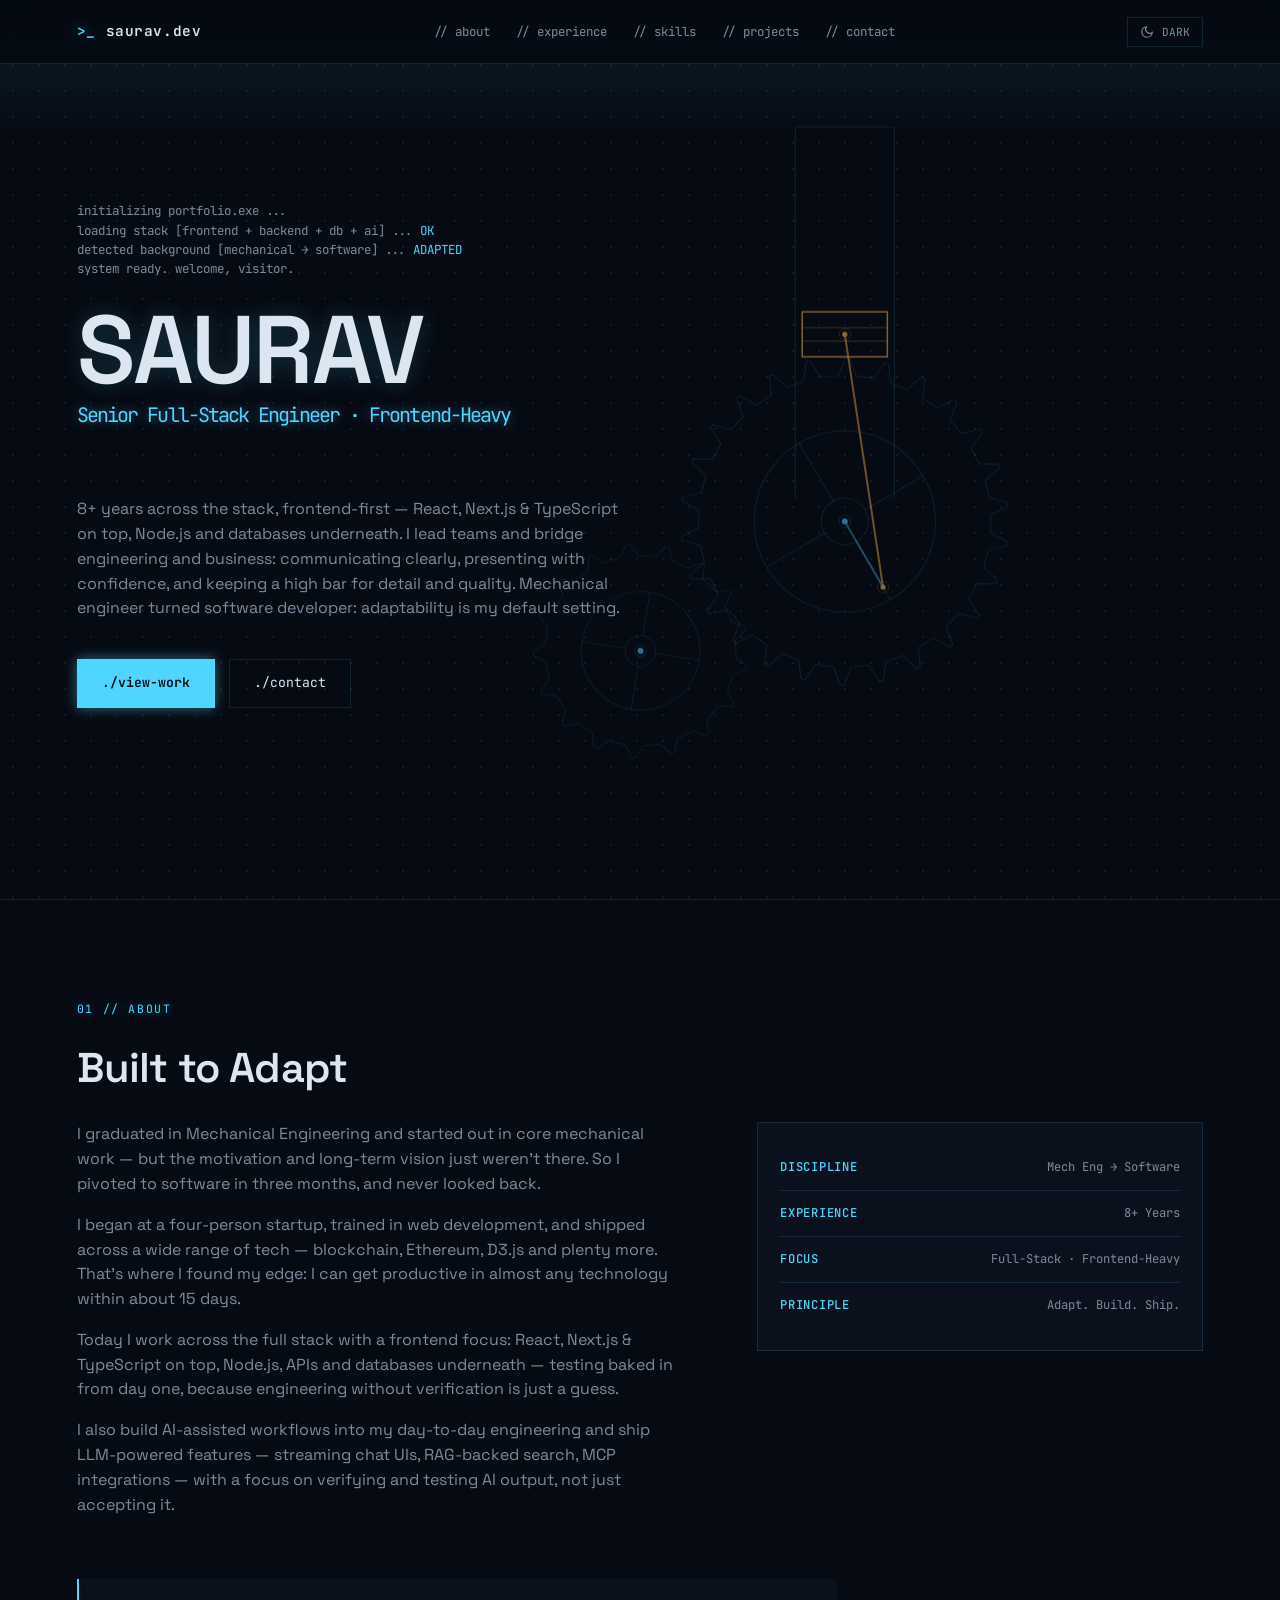
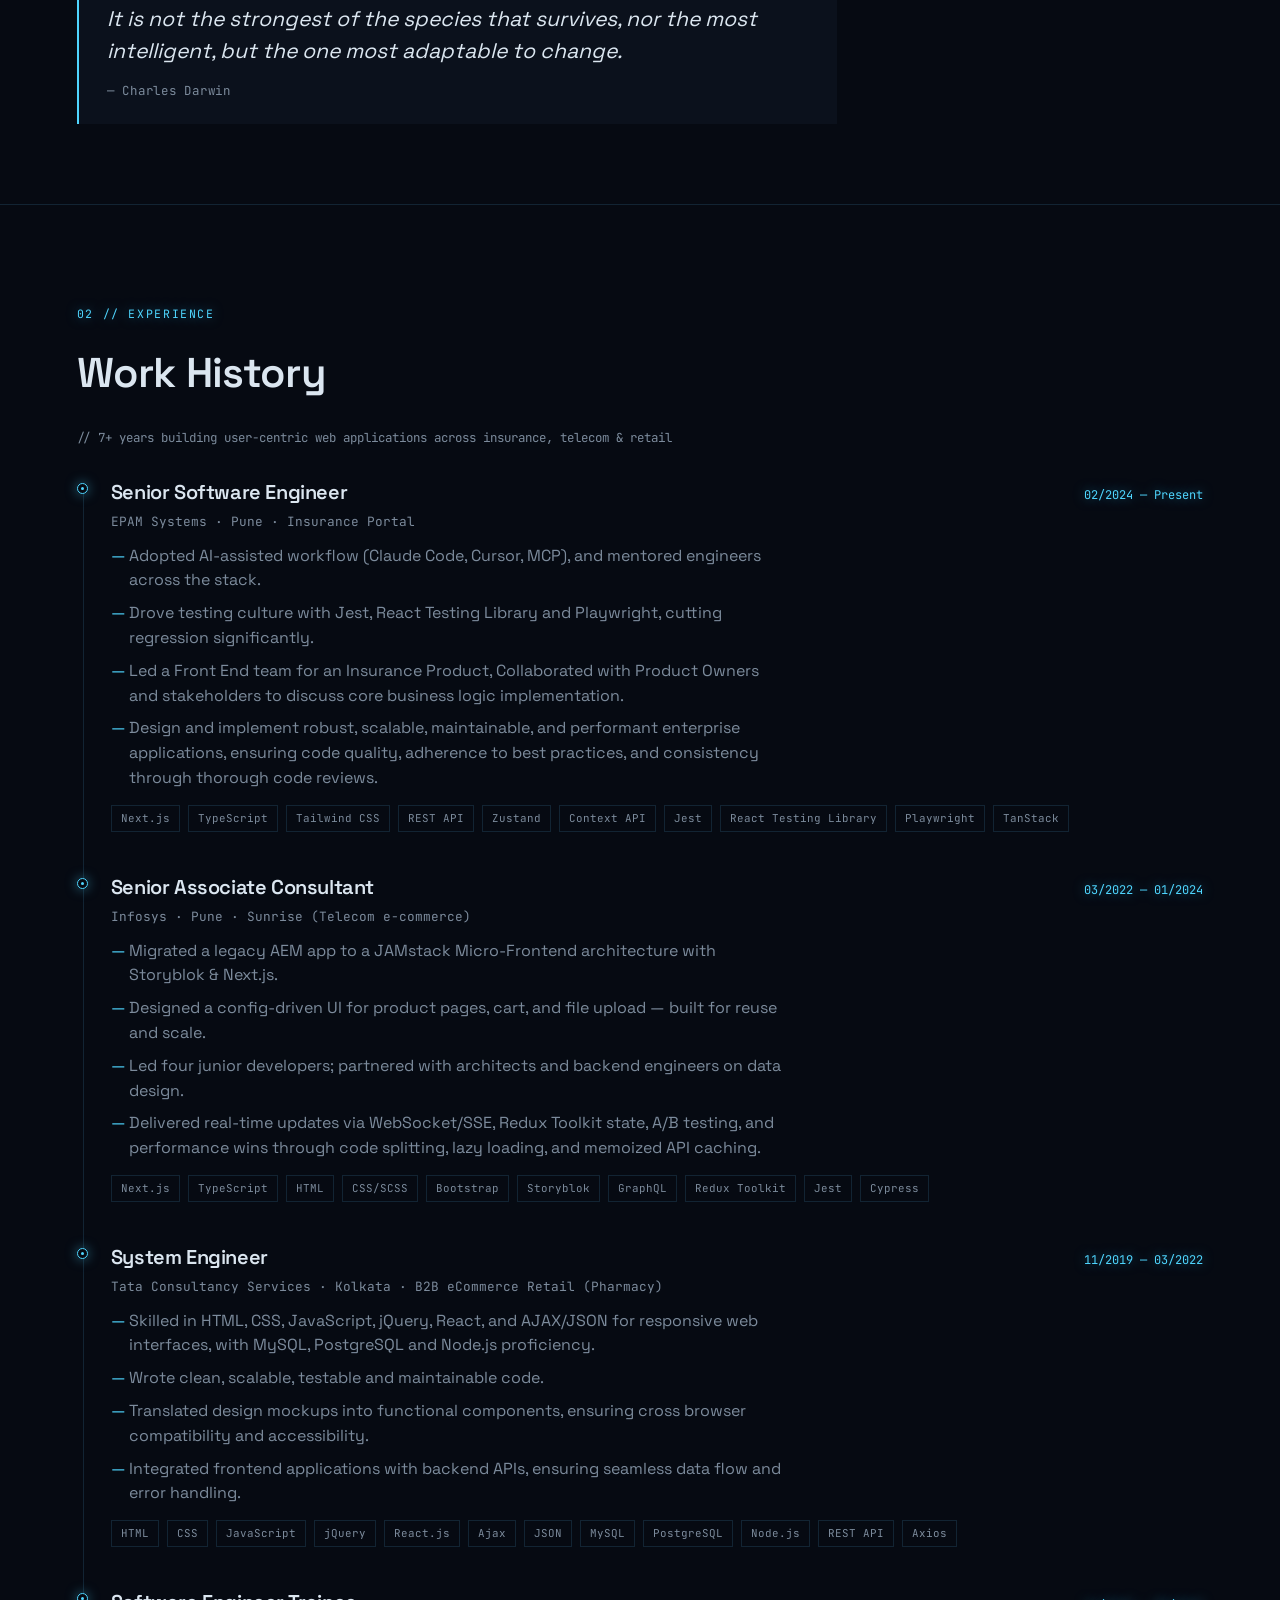
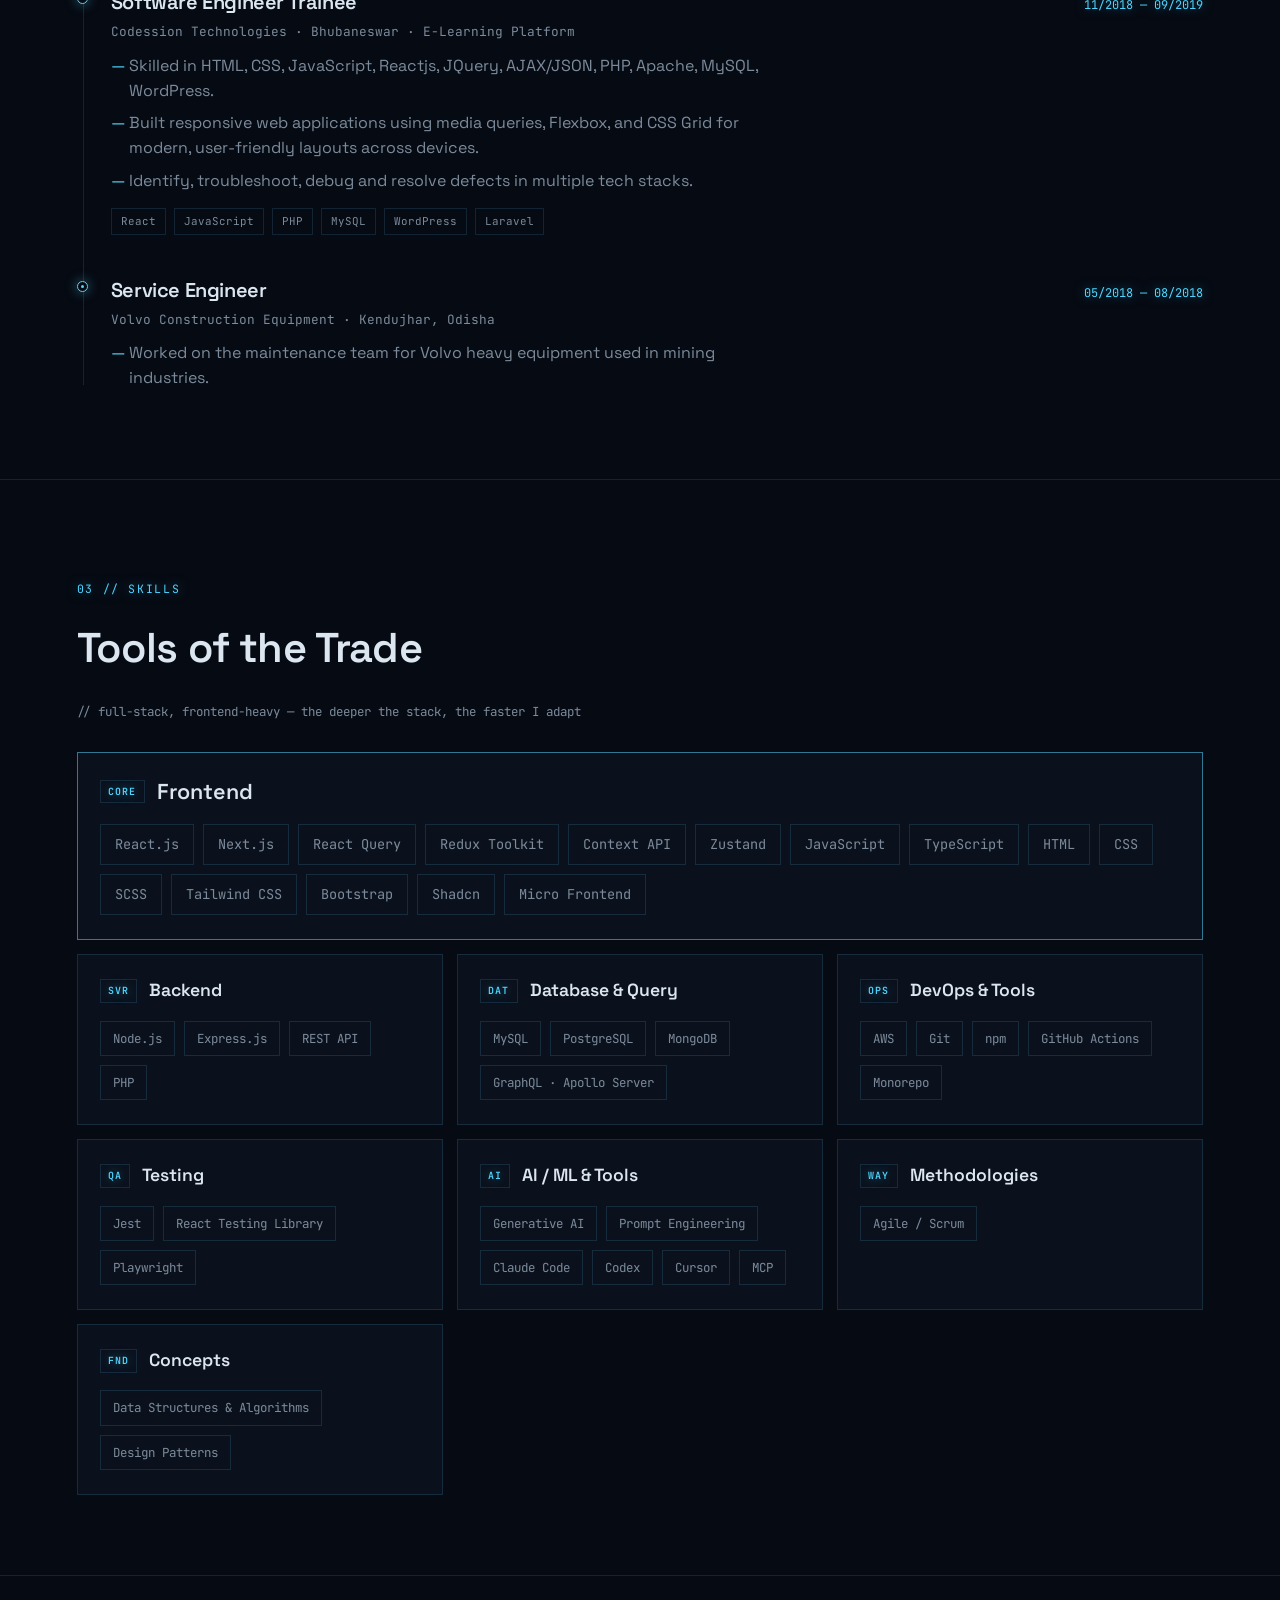
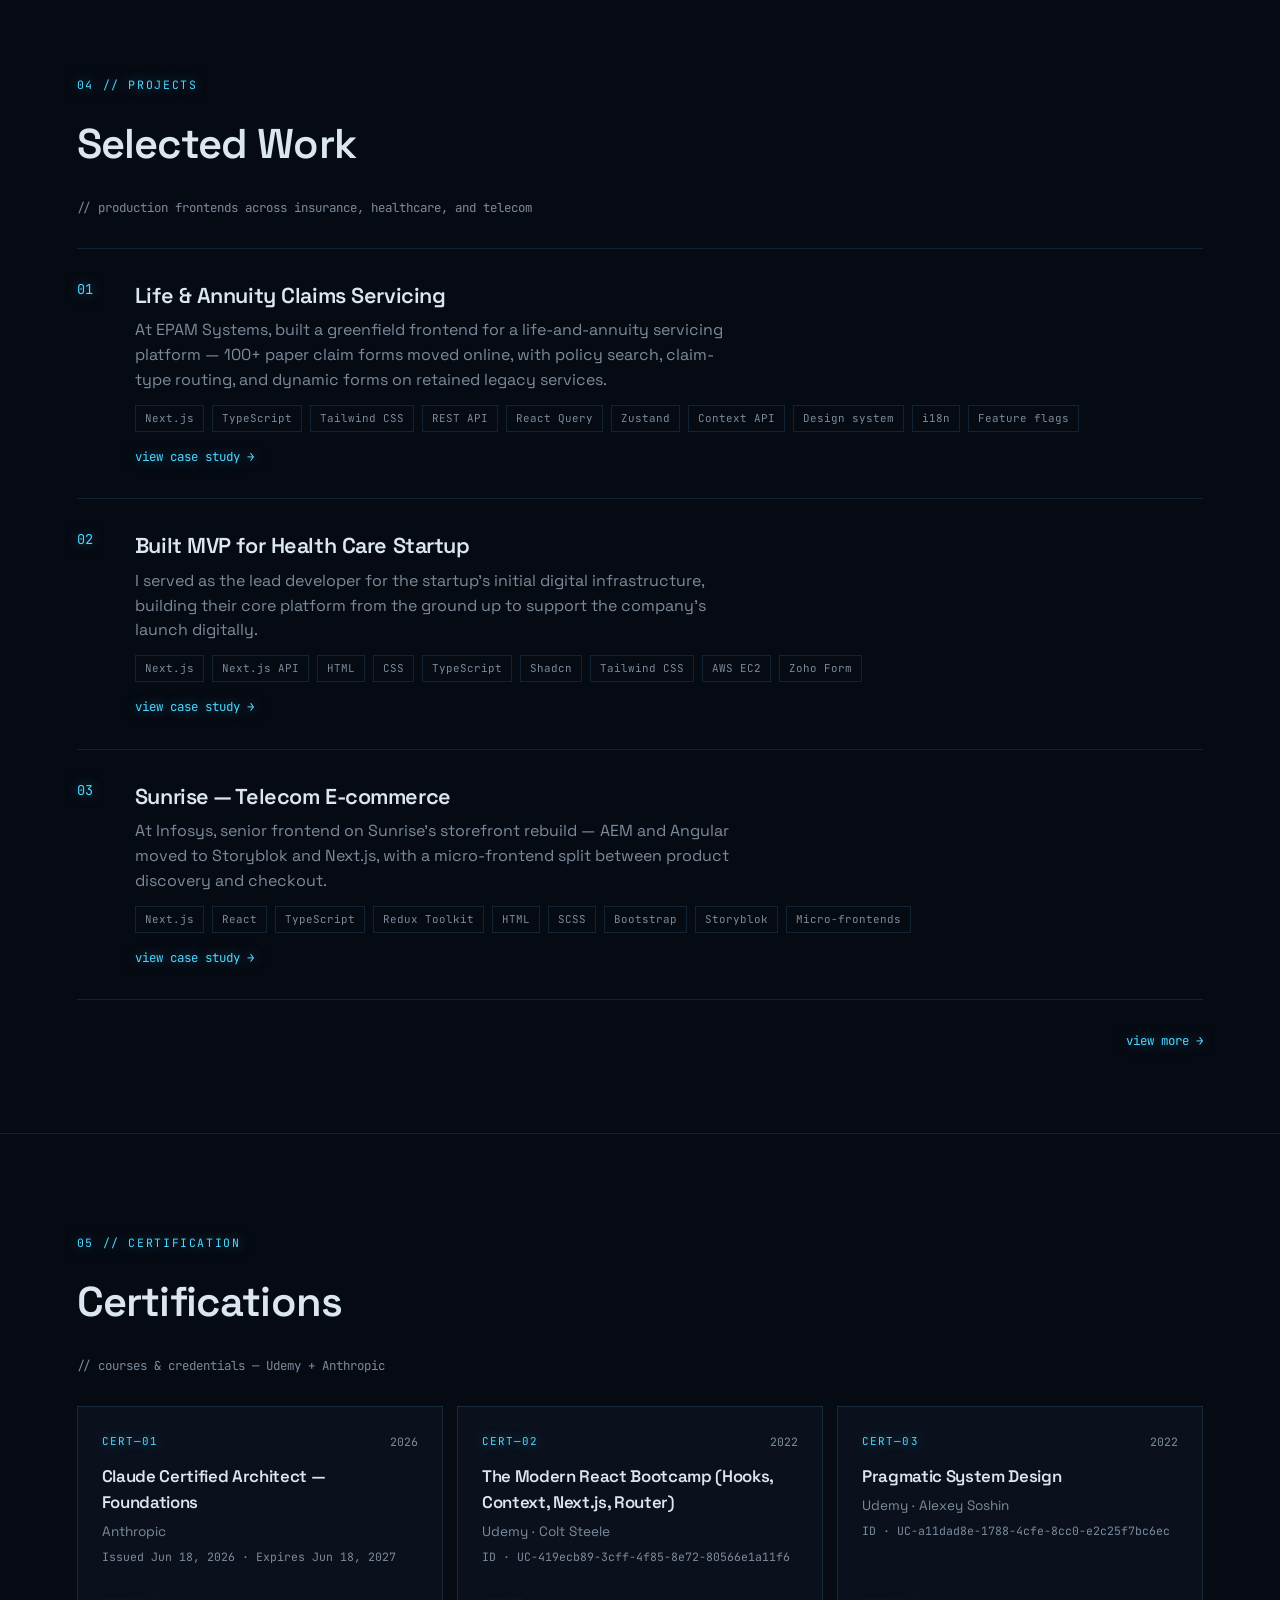
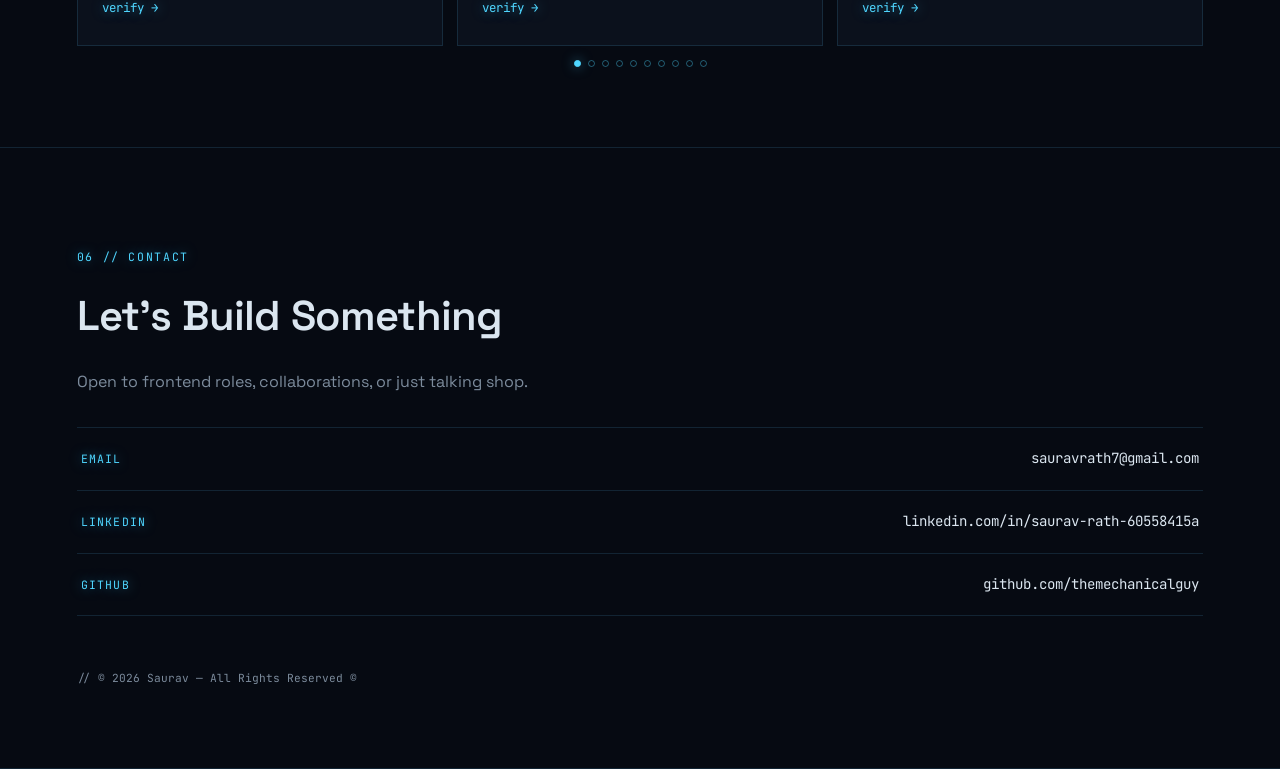
<file: index.html>
<!DOCTYPE html>
<html lang="en" data-theme="dark">
<head>
<meta charset="UTF-8">
<meta name="viewport" content="width=device-width, initial-scale=1.0">
<title>Saurav — Senior Full-Stack Engineer</title>
<link rel="icon" href="favicon.svg" type="image/svg+xml">
<link rel="icon" href="apple-touch-icon.png" type="image/png">
<link rel="apple-touch-icon" href="apple-touch-icon.png">
<link rel="preconnect" href="https://fonts.googleapis.com">
<link rel="preconnect" href="https://fonts.gstatic.com" crossorigin>
<link href="https://fonts.googleapis.com/css2?family=Space+Grotesk:wght@400;500;600;700&family=JetBrains+Mono:wght@400;500;600;700&display=swap" rel="stylesheet">
<link rel="stylesheet" href="css/main.css">
</head>
<body>

<div id="cad-grid"></div>
<div id="scanline"></div>

<div class="topbar">
  <span class="brand"><span class="prompt">&gt;_</span> saurav.dev</span>
  <nav class="nav-links">
    <a href="#about">// about</a>
    <a href="#experience">// experience</a>
    <a href="#skills">// skills</a>
    <a href="#projects">// projects</a>
    <a href="#contact">// contact</a>
  </nav>
  <div class="topbar-actions">
    <button class="nav-toggle" id="navToggle" aria-label="Open menu" aria-expanded="false">
      <span></span><span></span><span></span>
    </button>
    <button type="button" class="toggle" id="themeToggle" aria-label="Toggle theme">
      <svg class="icon moon" viewBox="0 0 24 24" fill="none" stroke="currentColor" stroke-width="2"><path d="M21 12.8A9 9 0 1 1 11.2 3 7 7 0 0 0 21 12.8z"/></svg>
      <svg class="icon sun" viewBox="0 0 24 24" fill="none" stroke="currentColor" stroke-width="2"><circle cx="12" cy="12" r="4"/><path d="M12 2v2M12 20v2M4.9 4.9l1.4 1.4M17.7 17.7l1.4 1.4M2 12h2M20 12h2M4.9 19.1l1.4-1.4M17.7 6.3l1.4-1.4"/></svg>
      <span id="themeLabel">DARK</span>
    </button>
  </div>
</div>

<main>
    <section id="hero" class="section hero">
      <canvas id="rain" aria-hidden="true"></canvas>
      <div class="boot reveal in">
        <span class="boot-line bl1">initializing portfolio.exe ...</span>
        <span class="boot-line bl2">loading stack [frontend + backend + db + ai] ... <span class="ok">OK</span></span>
        <span class="boot-line bl3">detected background [mechanical → software] ... <span class="ok">ADAPTED</span></span>
        <span class="boot-line bl4">system ready. welcome, visitor.</span>
      </div>
      <h1 class="reveal in">
        SAURAV
        <span class="role">Senior Full-Stack Engineer · Frontend-Heavy</span>
      </h1>
      <div class="hero-line reveal in cssType" aria-hidden="true">
        <span class="tw tw1">const engineer = { adaptable: true, stack: "full" };</span>
        <span class="tw tw2">from mechanical systems to software systems.</span>
        <span class="tw tw3">frontend-heavy / full-stack / built to adapt</span>
      </div>
      <p class="sr-only">Mechanical engineer turned software engineer — adaptable, full-stack, frontend-heavy.</p>
      <p class="hero-desc reveal in">
        8+ years across the stack, frontend-first — React, Next.js &amp; TypeScript on top,
        Node.js and databases underneath. I lead teams and bridge engineering and business:
        communicating clearly, presenting with confidence, and keeping a high bar for detail
        and quality. Mechanical engineer turned software developer: adaptability is my default setting.
      </p>
      <div class="actions reveal in">
        <a href="#projects" class="btn btn-solid">./view-work</a>
        <a href="#contact" class="btn btn-ghost">./contact</a>
      </div>
    </section>

    <section id="about" class="section">
      <span class="tag reveal">01 // ABOUT</span>
      <h2 class="reveal section-h">Built to Adapt</h2>
      <div class="about-grid">
        <div class="about-text reveal">
          <p>I graduated in Mechanical Engineering and started out in core mechanical work — but the motivation and long-term vision just weren't there. So I pivoted to software in three months, and never looked back.</p>
          <p>I began at a four-person startup, trained in web development, and shipped across a wide range of tech — blockchain, Ethereum, D3.js and plenty more. That's where I found my edge: I can get productive in almost any technology within about 15 days.</p>
          <p>Today I work across the full stack with a frontend focus: React, Next.js &amp; TypeScript on top, Node.js, APIs and databases underneath — testing baked in from day one, because engineering without verification is just a guess.</p>
          <p>I also build AI-assisted workflows into my day-to-day engineering and ship LLM-powered features — streaming chat UIs, RAG-backed search, MCP integrations — with a focus on verifying and testing AI output, not just accepting it.</p>
        </div>
        <div class="spec-box reveal">
          <div class="spec-row"><b>DISCIPLINE</b><span>Mech Eng → Software</span></div>
          <div class="spec-row"><b>EXPERIENCE</b><span>8+ Years</span></div>
          <div class="spec-row"><b>FOCUS</b><span>Full-Stack · Frontend-Heavy</span></div>
          <div class="spec-row"><b>PRINCIPLE</b><span>Adapt. Build. Ship.</span></div>
        </div>
      </div>
      <figure class="about-quote reveal">
        <blockquote>It is not the strongest of the species that survives, nor the most intelligent, but the one most adaptable to change.</blockquote>
        <figcaption>— Charles Darwin</figcaption>
      </figure>
    </section>

    <section id="experience" class="section">
      <span class="tag reveal">02 // EXPERIENCE</span>
      <h2 class="reveal section-h">Work History</h2>
      <p class="section-note reveal">// 7+ years building user-centric web applications across insurance, telecom &amp; retail</p>
      <div class="timeline">
        <article class="tl-item reveal">
          <div class="tl-node"></div>
          <div class="tl-head">
            <h3>Senior Software Engineer</h3>
            <span class="tl-date">02/2024 — Present</span>
          </div>
          <span class="tl-company">EPAM Systems · Pune · Insurance Portal</span>
          <ul class="tl-points">
            <li>Adopted AI-assisted workflow (Claude Code, Cursor, MCP), and mentored engineers across the stack.</li>
            <li>Drove testing culture with Jest, React Testing Library and Playwright, cutting regression significantly.</li>
            <li>Led a Front End team for an Insurance Product, Collaborated with Product Owners and stakeholders to discuss core business logic implementation.</li>
            <li>Design and implement robust, scalable, maintainable, and performant enterprise applications, ensuring code quality, adherence to best practices, and consistency through thorough code reviews.</li>
          </ul>
          <div class="chips">
            <span>Next.js</span><span>TypeScript</span><span>Tailwind CSS</span><span>REST API</span><span>Zustand</span><span>Context API</span><span>Jest</span><span>React Testing Library</span><span>Playwright</span><span>TanStack</span>
          </div>
        </article>
        <article class="tl-item reveal">
          <div class="tl-node"></div>
          <div class="tl-head">
            <h3>Senior Associate Consultant</h3>
            <span class="tl-date">03/2022 — 01/2024</span>
          </div>
          <span class="tl-company">Infosys · Pune · Sunrise (Telecom e-commerce)</span>
          <ul class="tl-points">
            <li>Migrated a legacy AEM app to a JAMstack Micro-Frontend architecture with Storyblok &amp; Next.js.</li>
            <li>Designed a config-driven UI for product pages, cart, and file upload — built for reuse and scale.</li>
            <li>Led four junior developers; partnered with architects and backend engineers on data design.</li>
            <li>Delivered real-time updates via WebSocket/SSE, Redux Toolkit state, A/B testing, and performance wins through code splitting, lazy loading, and memoized API caching.</li>
          </ul>
          <div class="chips">
            <span>Next.js</span><span>TypeScript</span><span>HTML</span><span>CSS/SCSS</span><span>Bootstrap</span><span>Storyblok</span><span>GraphQL</span><span>Redux Toolkit</span><span>Jest</span><span>Cypress</span>
          </div>
        </article>
        <article class="tl-item reveal">
          <div class="tl-node"></div>
          <div class="tl-head">
            <h3>System Engineer</h3>
            <span class="tl-date">11/2019 — 03/2022</span>
          </div>
          <span class="tl-company">Tata Consultancy Services · Kolkata · B2B eCommerce Retail (Pharmacy)</span>
          <ul class="tl-points">
            <li>Skilled in HTML, CSS, JavaScript, jQuery, React, and AJAX/JSON for responsive web interfaces, with MySQL, PostgreSQL and Node.js proficiency.</li>
            <li>Wrote clean, scalable, testable and maintainable code.</li>
            <li>Translated design mockups into functional components, ensuring cross browser compatibility and accessibility.</li>
            <li>Integrated frontend applications with backend APIs, ensuring seamless data flow and error handling.</li>
          </ul>
          <div class="chips">
            <span>HTML</span><span>CSS</span><span>JavaScript</span><span>jQuery</span><span>React.js</span><span>Ajax</span><span>JSON</span><span>MySQL</span><span>PostgreSQL</span><span>Node.js</span><span>REST API</span><span>Axios</span>
          </div>
        </article>
        <article class="tl-item reveal">
          <div class="tl-node"></div>
          <div class="tl-head">
            <h3>Software Engineer Trainee</h3>
            <span class="tl-date">11/2018 — 09/2019</span>
          </div>
          <span class="tl-company">Codession Technologies · Bhubaneswar · E-Learning Platform</span>
          <ul class="tl-points">
            <li>Skilled in HTML, CSS, JavaScript, Reactjs, JQuery, AJAX/JSON, PHP, Apache, MySQL, WordPress.</li>
            <li>Built responsive web applications using media queries, Flexbox, and CSS Grid for modern, user-friendly layouts across devices.</li>
            <li>Identify, troubleshoot, debug and resolve defects in multiple tech stacks.</li>
          </ul>
          <div class="chips">
            <span>React</span><span>JavaScript</span><span>PHP</span><span>MySQL</span><span>WordPress</span><span>Laravel</span>
          </div>
        </article>
        <article class="tl-item reveal">
          <div class="tl-node"></div>
          <div class="tl-head">
            <h3>Service Engineer</h3>
            <span class="tl-date">05/2018 — 08/2018</span>
          </div>
          <span class="tl-company">Volvo Construction Equipment · Kendujhar, Odisha</span>
          <ul class="tl-points">
            <li>Worked on the maintenance team for Volvo heavy equipment used in mining industries.</li>
          </ul>
        </article>
      </div>
    </section>

    <section id="skills" class="section">
      <span class="tag reveal">03 // SKILLS</span>
      <h2 class="reveal section-h">Tools of the Trade</h2>
      <p class="section-note reveal">// full-stack, frontend-heavy — the deeper the stack, the faster I adapt</p>
      <div class="cat cat-featured reveal">
        <div class="cat-label"><span class="cat-tag">CORE</span>Frontend</div>
        <div class="cat-chips">
          <span>React.js</span><span>Next.js</span><span>React Query</span><span>Redux Toolkit</span><span>Context API</span><span>Zustand</span>
          <span>JavaScript</span><span>TypeScript</span><span>HTML</span><span>CSS</span><span>SCSS</span><span>Tailwind CSS</span><span>Bootstrap</span><span>Shadcn</span><span>Micro Frontend</span>
        </div>
      </div>
      <div class="cat-grid">
        <div class="cat reveal">
          <div class="cat-label"><span class="cat-tag">SVR</span>Backend</div>
          <div class="cat-chips"><span>Node.js</span><span>Express.js</span><span>REST API</span><span>PHP</span></div>
        </div>
        <div class="cat reveal">
          <div class="cat-label"><span class="cat-tag">DAT</span>Database &amp; Query</div>
          <div class="cat-chips"><span>MySQL</span><span>PostgreSQL</span><span>MongoDB</span><span>GraphQL · Apollo Server</span></div>
        </div>
        <div class="cat reveal">
          <div class="cat-label"><span class="cat-tag">OPS</span>DevOps &amp; Tools</div>
          <div class="cat-chips"><span>AWS</span><span>Git</span><span>npm</span><span>GitHub Actions</span><span>Monorepo</span></div>
        </div>
        <div class="cat reveal">
          <div class="cat-label"><span class="cat-tag">QA</span>Testing</div>
          <div class="cat-chips"><span>Jest</span><span>React Testing Library</span><span>Playwright</span></div>
        </div>
        <div class="cat reveal">
          <div class="cat-label"><span class="cat-tag">AI</span>AI / ML &amp; Tools</div>
          <div class="cat-chips"><span>Generative AI</span><span>Prompt Engineering</span><span>Claude Code</span><span>Codex</span><span>Cursor</span><span>MCP</span></div>
        </div>
        <div class="cat reveal">
          <div class="cat-label"><span class="cat-tag">WAY</span>Methodologies</div>
          <div class="cat-chips"><span>Agile / Scrum</span></div>
        </div>
        <div class="cat reveal">
          <div class="cat-label"><span class="cat-tag">FND</span>Concepts</div>
          <div class="cat-chips"><span>Data Structures &amp; Algorithms</span><span>Design Patterns</span></div>
        </div>
      </div>
    </section>

    <section id="projects" class="section">
      <span class="tag reveal">04 // PROJECTS</span>
      <h2 class="reveal section-h">Selected Work</h2>
      <p class="section-note reveal">// production frontends across insurance, healthcare, and telecom</p>
      <div class="proj-list">
        <article class="proj reveal">
          <span class="num">01</span>
          <div>
            <h3>Life &amp; Annuity Claims Servicing</h3>
            <p>At EPAM Systems, built a greenfield frontend for a life-and-annuity servicing platform — 100+ paper claim forms moved online, with policy search, claim-type routing, and dynamic forms on retained legacy services.</p>
            <div class="chips"><span>Next.js</span><span>TypeScript</span><span>Tailwind CSS</span><span>REST API</span><span>React Query</span><span>Zustand</span><span>Context API</span><span>Design system</span><span>i18n</span><span>Feature flags</span></div>
            <a href="projects/insurance-product.html" class="proj-link">view case study →</a>
          </div>
        </article>
        <article class="proj reveal">
          <span class="num">02</span>
          <div>
            <h3>Built MVP for Health Care Startup</h3>
            <p>I served as the lead developer for the startup’s initial digital infrastructure, building their core platform from the ground up to support the company’s launch digitally.</p>
            <div class="chips"><span>Next.js</span><span>Next.js API</span><span>HTML</span><span>CSS</span><span>TypeScript</span><span>Shadcn</span><span>Tailwind CSS</span><span>AWS EC2</span><span>Zoho Form</span></div>
            <a href="projects/healthcare-mvp.html" class="proj-link">view case study →</a>
          </div>
        </article>
        <article class="proj reveal">
          <span class="num">03</span>
          <div>
            <h3>Sunrise — Telecom E-commerce</h3>
            <p>At Infosys, senior frontend on Sunrise’s storefront rebuild — AEM and Angular moved to Storyblok and Next.js, with a micro-frontend split between product discovery and checkout.</p>
            <div class="chips"><span>Next.js</span><span>React</span><span>TypeScript</span><span>Redux Toolkit</span><span>HTML</span><span>SCSS</span><span>Bootstrap</span><span>Storyblok</span><span>Micro-frontends</span></div>
            <a href="projects/telecom-ecommerce.html" class="proj-link">view case study →</a>
          </div>
        </article>
      </div>
      <p class="proj-more reveal">
        <a href="projects/index.html" class="proj-link">view more →</a>
      </p>
    </section>

    <section id="certification" class="section">
      <span class="tag reveal">05 // CERTIFICATION</span>
      <h2 class="reveal section-h">Certifications</h2>
      <p class="section-note reveal">// courses &amp; credentials — Udemy + Anthropic</p>
      <div class="cert-carousel" aria-roledescription="carousel" aria-label="Certifications">
        <div class="cert-viewport" tabindex="0">
        <div class="cert-track" data-cert-track>
        <article class="cert">
          <div class="cert-top"><span class="cert-tag">CERT—01</span><span class="cert-year">2026</span></div>
          <h3>Claude Certified Architect — Foundations</h3>
          <p class="cert-issuer">Anthropic</p>
          <p class="cert-id">Issued Jun 18, 2026 · Expires Jun 18, 2027</p>
          <a href="https://www.credly.com/badges/82d3380e-e6d1-4d17-af7b-3b9e4d574b1d" class="proj-link" target="_blank" rel="noopener noreferrer">verify →</a>
        </article>
        <article class="cert">
          <div class="cert-top"><span class="cert-tag">CERT—02</span><span class="cert-year">2022</span></div>
          <h3>The Modern React Bootcamp (Hooks, Context, Next.js, Router)</h3>
          <p class="cert-issuer">Udemy · Colt Steele</p>
          <p class="cert-id">ID · UC-419ecb89-3cff-4f85-8e72-80566e1a11f6</p>
          <a href="https://ude.my/UC-419ecb89-3cff-4f85-8e72-80566e1a11f6" class="proj-link" target="_blank" rel="noopener noreferrer">verify →</a>
        </article>
        <article class="cert">
          <div class="cert-top"><span class="cert-tag">CERT—03</span><span class="cert-year">2022</span></div>
          <h3>Pragmatic System Design</h3>
          <p class="cert-issuer">Udemy · Alexey Soshin</p>
          <p class="cert-id">ID · UC-a11dad8e-1788-4cfe-8cc0-e2c25f7bc6ec</p>
          <a href="https://ude.my/UC-a11dad8e-1788-4cfe-8cc0-e2c25f7bc6ec" class="proj-link" target="_blank" rel="noopener noreferrer">verify →</a>
        </article>
        <article class="cert">
          <div class="cert-top"><span class="cert-tag">CERT—04</span><span class="cert-year">2021</span></div>
          <h3>Learn C++ Programming — Beginner to Advance — Deep Dive in C++</h3>
          <p class="cert-issuer">Udemy · Abdul Bari</p>
          <p class="cert-id">ID · UC-375c9621-916f-43a3-b6fa-f6c12175e676</p>
          <a href="https://ude.my/UC-375c9621-916f-43a3-b6fa-f6c12175e676" class="proj-link" target="_blank" rel="noopener noreferrer">verify →</a>
        </article>
        <article class="cert">
          <div class="cert-top"><span class="cert-tag">CERT—05</span><span class="cert-year">2021</span></div>
          <h3>GitHub Ultimate: Master Git and GitHub — Beginner to Expert</h3>
          <p class="cert-issuer">Udemy · Jason Taylor</p>
          <p class="cert-id">ID · UC-652a2df8-de61-4250-a37e-f3aa37bf5faa</p>
          <a href="https://ude.my/UC-652a2df8-de61-4250-a37e-f3aa37bf5faa" class="proj-link" target="_blank" rel="noopener noreferrer">verify →</a>
        </article>
        <article class="cert">
          <div class="cert-top"><span class="cert-tag">CERT—06</span><span class="cert-year">2020</span></div>
          <h3>Advanced CSS and Sass: Flexbox, Grid, Animations and More!</h3>
          <p class="cert-issuer">Udemy · Jonas Schmedtmann</p>
          <p class="cert-id">ID · UC-0311fc4a-bf69-47b2-9e97-9755060ffe40</p>
          <a href="https://ude.my/UC-0311fc4a-bf69-47b2-9e97-9755060ffe40" class="proj-link" target="_blank" rel="noopener noreferrer">verify →</a>
        </article>
        <article class="cert">
          <div class="cert-top"><span class="cert-tag">CERT—07</span><span class="cert-year">2020</span></div>
          <h3>Build Responsive Real-World Websites with HTML5 and CSS3</h3>
          <p class="cert-issuer">Udemy · Jonas Schmedtmann</p>
          <p class="cert-id">ID · UC-18b35a98-af37-4a22-bab9-03a23d37f66c</p>
          <a href="https://ude.my/UC-18b35a98-af37-4a22-bab9-03a23d37f66c" class="proj-link" target="_blank" rel="noopener noreferrer">verify →</a>
        </article>
        <article class="cert">
          <div class="cert-top"><span class="cert-tag">CERT—08</span><span class="cert-year">2020</span></div>
          <h3>SDLC Overview — Software Development Life Cycle</h3>
          <p class="cert-issuer">Udemy · Ram sf</p>
          <p class="cert-id">ID · UC-7a7e4f7b-ad9c-4271-9598-e129d67b2d3c</p>
          <a href="https://ude.my/UC-7a7e4f7b-ad9c-4271-9598-e129d67b2d3c" class="proj-link" target="_blank" rel="noopener noreferrer">verify →</a>
        </article>
        <article class="cert">
          <div class="cert-top"><span class="cert-tag">CERT—09</span><span class="cert-year">2020</span></div>
          <h3>Blockchain and Bitcoin Fundamentals</h3>
          <p class="cert-issuer">Udemy · George Levy</p>
          <p class="cert-id">ID · UC-bf6e354a-0fdd-4a36-8da3-e388ed21b083</p>
          <a href="https://ude.my/UC-bf6e354a-0fdd-4a36-8da3-e388ed21b083" class="proj-link" target="_blank" rel="noopener noreferrer">verify →</a>
        </article>
        <article class="cert">
          <div class="cert-top"><span class="cert-tag">CERT—10</span><span class="cert-year">2019</span></div>
          <h3>Learn PHP 7 This Way to Rise Above &amp; Beyond Competition!</h3>
          <p class="cert-issuer">Udemy · Vladimir Grankin</p>
          <p class="cert-id">ID · UC-DDZ1IMGT</p>
          <a href="https://ude.my/UC-DDZ1IMGT" class="proj-link" target="_blank" rel="noopener noreferrer">verify →</a>
        </article>
        </div>
        </div>
        <div class="cert-nav">
          <div class="cert-dots" data-cert-dots></div>
        </div>
      </div>
    </section>

    <section id="contact" class="section">
      <span class="tag reveal">06 // CONTACT</span>
      <h2 class="reveal section-h">Let's Build Something</h2>
      <p class="hero-desc reveal" style="max-width:none;">Open to frontend roles, collaborations, or just talking shop.</p>
      <div class="contact-list">
        <a href="mailto:sauravrath7@gmail.com" class="c-link reveal"><span class="lbl">EMAIL</span><span class="val">sauravrath7@gmail.com</span></a>
        <a href="https://www.linkedin.com/in/saurav-rath-60558415a/" class="c-link reveal" target="_blank" rel="noopener noreferrer"><span class="lbl">LINKEDIN</span><span class="val">linkedin.com/in/saurav-rath-60558415a</span></a>
        <a href="https://github.com/themechanicalguy" class="c-link reveal" target="_blank" rel="noopener noreferrer"><span class="lbl">GITHUB</span><span class="val">github.com/themechanicalguy</span></a>
      </div>
      <div class="footer reveal">// © 2026 Saurav — All Rights Reserved ©</div>
    </section>
</main>

<script src="js/theme-toggle.js"></script>
<script src="js/canvas/kinematic-bg.js"></script>
<script type="module" src="js/main.js"></script>
</body>
</html>
</file>
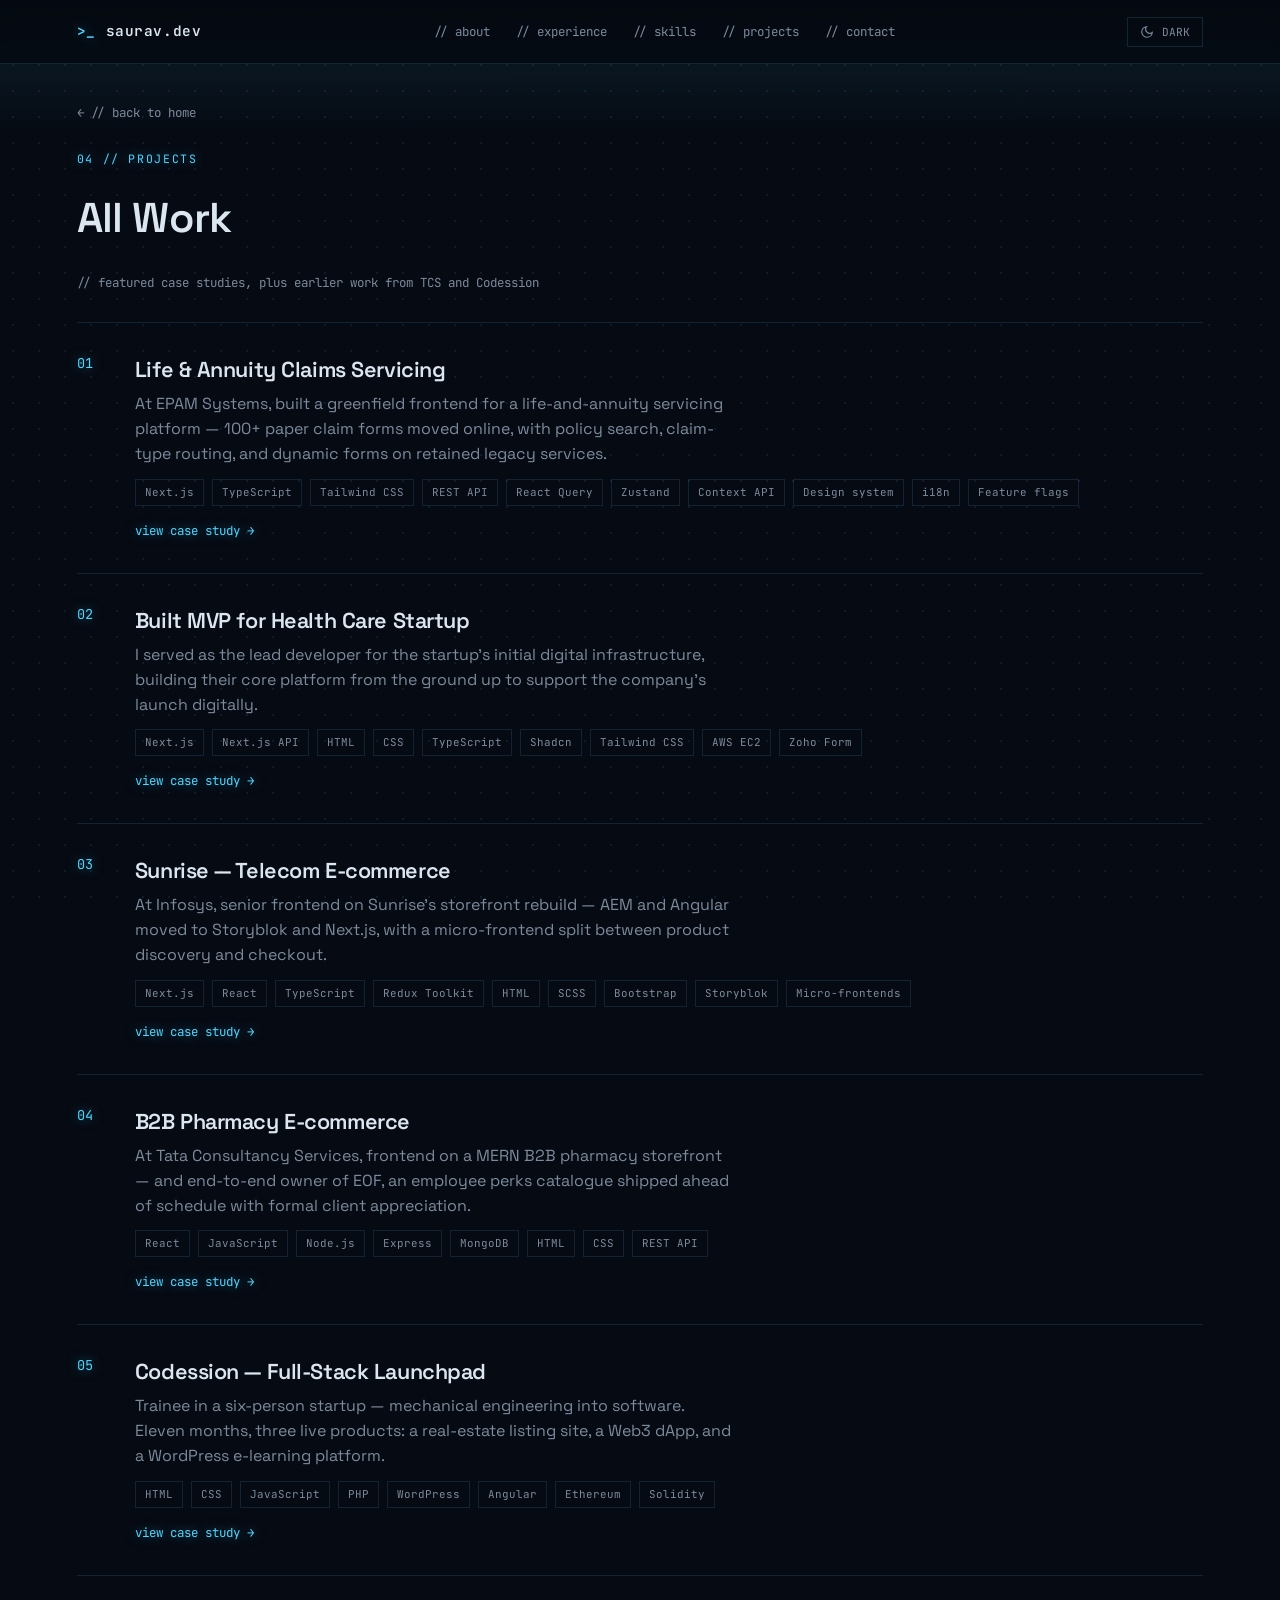
<file: projects/index.html>
<!DOCTYPE html>
<html lang="en" data-theme="dark">
<head>
<meta charset="UTF-8">
<meta name="viewport" content="width=device-width, initial-scale=1.0">
<title>Projects — Saurav</title>
<link rel="icon" href="../favicon.svg" type="image/svg+xml">
<link rel="icon" href="../apple-touch-icon.png" type="image/png">
<link rel="apple-touch-icon" href="../apple-touch-icon.png">
<link rel="preconnect" href="https://fonts.googleapis.com">
<link rel="preconnect" href="https://fonts.gstatic.com" crossorigin>
<link href="https://fonts.googleapis.com/css2?family=Space+Grotesk:wght@400;500;600;700&family=JetBrains+Mono:wght@400;500;600;700&display=swap" rel="stylesheet">
<link rel="stylesheet" href="../css/main.css">
</head>
<body>

<div id="cad-grid"></div>
<div id="scanline"></div>

<div class="topbar">
  <a href="../index.html" class="brand"><span class="prompt">&gt;_</span> saurav.dev</a>
  <nav class="nav-links">
    <a href="../index.html#about">// about</a>
    <a href="../index.html#experience">// experience</a>
    <a href="../index.html#skills">// skills</a>
    <a href="index.html">// projects</a>
    <a href="../index.html#contact">// contact</a>
  </nav>
  <div class="topbar-actions">
    <button class="nav-toggle" id="navToggle" aria-label="Open menu" aria-expanded="false">
      <span></span><span></span><span></span>
    </button>
    <button type="button" class="toggle" id="themeToggle" aria-label="Toggle theme">
      <svg class="icon moon" viewBox="0 0 24 24" fill="none" stroke="currentColor" stroke-width="2"><path d="M21 12.8A9 9 0 1 1 11.2 3 7 7 0 0 0 21 12.8z"/></svg>
      <svg class="icon sun" viewBox="0 0 24 24" fill="none" stroke="currentColor" stroke-width="2"><circle cx="12" cy="12" r="4"/><path d="M12 2v2M12 20v2M4.9 4.9l1.4 1.4M17.7 17.7l1.4 1.4M2 12h2M20 12h2M4.9 19.1l1.4-1.4M17.7 6.3l1.4-1.4"/></svg>
      <span id="themeLabel">DARK</span>
    </button>
  </div>
</div>

<main>
  <section class="section">
    <a href="../index.html#projects" class="case-back reveal">← // back to home</a>

    <span class="tag reveal">04 // PROJECTS</span>
    <h1 class="reveal section-h">All Work</h1>
    <p class="section-note reveal">// featured case studies, plus earlier work from TCS and Codession</p>

    <div class="proj-list">
      <article class="proj reveal">
        <span class="num">01</span>
        <div>
          <h3>Life &amp; Annuity Claims Servicing</h3>
          <p>At EPAM Systems, built a greenfield frontend for a life-and-annuity servicing platform — 100+ paper claim forms moved online, with policy search, claim-type routing, and dynamic forms on retained legacy services.</p>
          <div class="chips"><span>Next.js</span><span>TypeScript</span><span>Tailwind CSS</span><span>REST API</span><span>React Query</span><span>Zustand</span><span>Context API</span><span>Design system</span><span>i18n</span><span>Feature flags</span></div>
          <a href="insurance-product.html" class="proj-link">view case study →</a>
        </div>
      </article>
      <article class="proj reveal">
        <span class="num">02</span>
        <div>
          <h3>Built MVP for Health Care Startup</h3>
          <p>I served as the lead developer for the startup’s initial digital infrastructure, building their core platform from the ground up to support the company’s launch digitally.</p>
          <div class="chips"><span>Next.js</span><span>Next.js API</span><span>HTML</span><span>CSS</span><span>TypeScript</span><span>Shadcn</span><span>Tailwind CSS</span><span>AWS EC2</span><span>Zoho Form</span></div>
          <a href="healthcare-mvp.html" class="proj-link">view case study →</a>
        </div>
      </article>
      <article class="proj reveal">
        <span class="num">03</span>
        <div>
          <h3>Sunrise — Telecom E-commerce</h3>
          <p>At Infosys, senior frontend on Sunrise’s storefront rebuild — AEM and Angular moved to Storyblok and Next.js, with a micro-frontend split between product discovery and checkout.</p>
          <div class="chips"><span>Next.js</span><span>React</span><span>TypeScript</span><span>Redux Toolkit</span><span>HTML</span><span>SCSS</span><span>Bootstrap</span><span>Storyblok</span><span>Micro-frontends</span></div>
          <a href="telecom-ecommerce.html" class="proj-link">view case study →</a>
        </div>
      </article>
      <article class="proj reveal">
        <span class="num">04</span>
        <div>
          <h3>B2B Pharmacy E-commerce</h3>
          <p>At Tata Consultancy Services, frontend on a MERN B2B pharmacy storefront — and end-to-end owner of EOF, an employee perks catalogue shipped ahead of schedule with formal client appreciation.</p>
          <div class="chips"><span>React</span><span>JavaScript</span><span>Node.js</span><span>Express</span><span>MongoDB</span><span>HTML</span><span>CSS</span><span>REST API</span></div>
          <a href="pharmacy-ecommerce.html" class="proj-link">view case study →</a>
        </div>
      </article>
      <article class="proj reveal">
        <span class="num">05</span>
        <div>
          <h3>Codession — Full-Stack Launchpad</h3>
          <p>Trainee in a six-person startup — mechanical engineering into software. Eleven months, three live products: a real-estate listing site, a Web3 dApp, and a WordPress e-learning platform.</p>
          <div class="chips"><span>HTML</span><span>CSS</span><span>JavaScript</span><span>PHP</span><span>WordPress</span><span>Angular</span><span>Ethereum</span><span>Solidity</span></div>
          <a href="codession-launchpad.html" class="proj-link">view case study →</a>
        </div>
      </article>
    </div>
  </section>
</main>

<script src="../js/theme-toggle.js"></script>
<script type="module" src="case-page.js"></script>
</body>
</html>
</file>
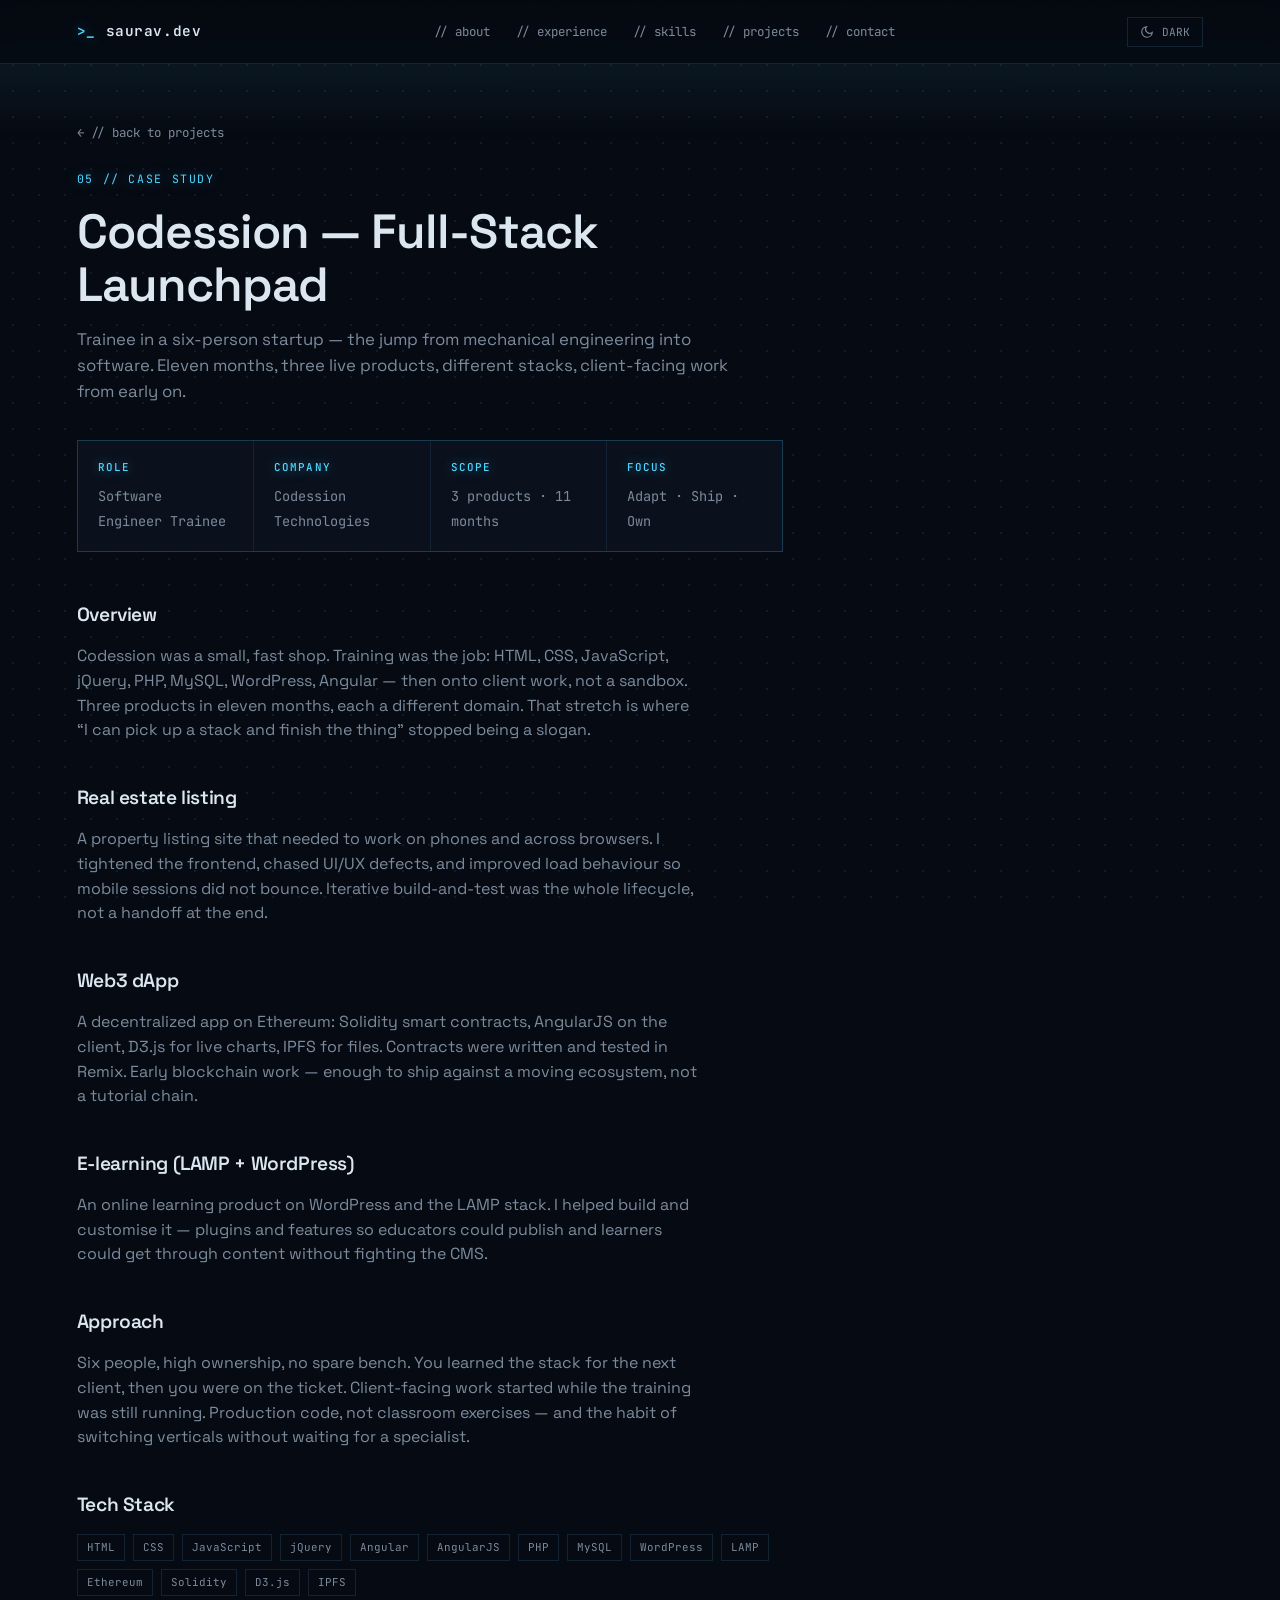
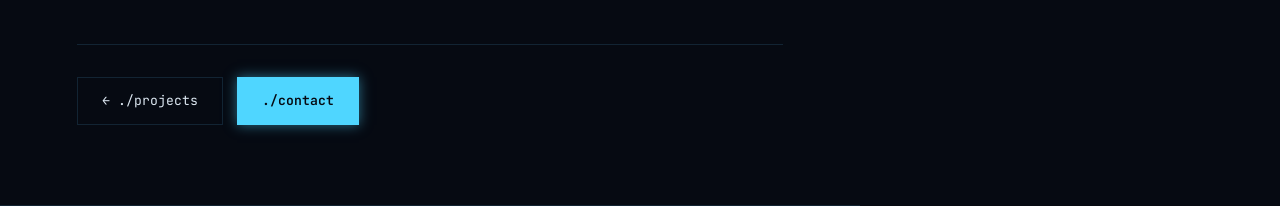
<file: projects/codession-launchpad.html>
<!DOCTYPE html>
<html lang="en" data-theme="dark">
<head>
<meta charset="UTF-8">
<meta name="viewport" content="width=device-width, initial-scale=1.0">
<title>Codession — Full-Stack Launchpad — Saurav</title>
<link rel="icon" href="../favicon.svg" type="image/svg+xml">
<link rel="icon" href="../apple-touch-icon.png" type="image/png">
<link rel="apple-touch-icon" href="../apple-touch-icon.png">
<link rel="preconnect" href="https://fonts.googleapis.com">
<link rel="preconnect" href="https://fonts.gstatic.com" crossorigin>
<link href="https://fonts.googleapis.com/css2?family=Space+Grotesk:wght@400;500;600;700&family=JetBrains+Mono:wght@400;500;600;700&display=swap" rel="stylesheet">
<link rel="stylesheet" href="../css/main.css">
</head>
<body>

<div id="cad-grid"></div>
<div id="scanline"></div>

<div class="topbar">
  <a href="../index.html" class="brand"><span class="prompt">&gt;_</span> saurav.dev</a>
  <nav class="nav-links">
    <a href="../index.html#about">// about</a>
    <a href="../index.html#experience">// experience</a>
    <a href="../index.html#skills">// skills</a>
    <a href="index.html">// projects</a>
    <a href="../index.html#contact">// contact</a>
  </nav>
  <div class="topbar-actions">
    <button class="nav-toggle" id="navToggle" aria-label="Open menu" aria-expanded="false">
      <span></span><span></span><span></span>
    </button>
    <button type="button" class="toggle" id="themeToggle" aria-label="Toggle theme">
      <svg class="icon moon" viewBox="0 0 24 24" fill="none" stroke="currentColor" stroke-width="2"><path d="M21 12.8A9 9 0 1 1 11.2 3 7 7 0 0 0 21 12.8z"/></svg>
      <svg class="icon sun" viewBox="0 0 24 24" fill="none" stroke="currentColor" stroke-width="2"><circle cx="12" cy="12" r="4"/><path d="M12 2v2M12 20v2M4.9 4.9l1.4 1.4M17.7 17.7l1.4 1.4M2 12h2M20 12h2M4.9 19.1l1.4-1.4M17.7 6.3l1.4-1.4"/></svg>
      <span id="themeLabel">DARK</span>
    </button>
  </div>
</div>

<main>
  <article class="section case">
    <a href="index.html" class="case-back reveal">← // back to projects</a>

    <span class="tag reveal">05 // CASE STUDY</span>
    <h1 class="reveal">Codession — Full-Stack Launchpad</h1>
    <p class="case-lead reveal">
      Trainee in a six-person startup — the jump from mechanical engineering into
      software. Eleven months, three live products, different stacks, client-facing
      work from early on.
    </p>

    <div class="case-meta reveal">
      <div class="case-meta-item"><b>ROLE</b><span>Software Engineer Trainee</span></div>
      <div class="case-meta-item"><b>COMPANY</b><span>Codession Technologies</span></div>
      <div class="case-meta-item"><b>SCOPE</b><span>3 products · 11 months</span></div>
      <div class="case-meta-item"><b>FOCUS</b><span>Adapt · Ship · Own</span></div>
    </div>

    <div class="case-block reveal">
      <h2>Overview</h2>
      <p>
        Codession was a small, fast shop. Training was the job: HTML, CSS, JavaScript,
        jQuery, PHP, MySQL, WordPress, Angular — then onto client work, not a sandbox.
        Three products in eleven months, each a different domain. That stretch is
        where “I can pick up a stack and finish the thing” stopped being a slogan.
      </p>
    </div>

    <div class="case-block reveal">
      <h2>Real estate listing</h2>
      <p>
        A property listing site that needed to work on phones and across browsers.
        I tightened the frontend, chased UI/UX defects, and improved load behaviour
        so mobile sessions did not bounce. Iterative build-and-test was the whole
        lifecycle, not a handoff at the end.
      </p>
    </div>

    <div class="case-block reveal">
      <h2>Web3 dApp</h2>
      <p>
        A decentralized app on Ethereum: Solidity smart contracts, AngularJS on the
        client, D3.js for live charts, IPFS for files. Contracts were written and
        tested in Remix. Early blockchain work — enough to ship against a moving
        ecosystem, not a tutorial chain.
      </p>
    </div>

    <div class="case-block reveal">
      <h2>E-learning (LAMP + WordPress)</h2>
      <p>
        An online learning product on WordPress and the LAMP stack. I helped build
        and customise it — plugins and features so educators could publish and
        learners could get through content without fighting the CMS.
      </p>
    </div>

    <div class="case-block reveal">
      <h2>Approach</h2>
      <p>
        Six people, high ownership, no spare bench. You learned the stack for the
        next client, then you were on the ticket. Client-facing work started while
        the training was still running. Production code, not classroom exercises —
        and the habit of switching verticals without waiting for a specialist.
      </p>
    </div>

    <div class="case-block reveal">
      <h2>Tech Stack</h2>
      <div class="chips">
        <span>HTML</span><span>CSS</span><span>JavaScript</span><span>jQuery</span><span>Angular</span><span>AngularJS</span><span>PHP</span><span>MySQL</span><span>WordPress</span><span>LAMP</span><span>Ethereum</span><span>Solidity</span><span>D3.js</span><span>IPFS</span>
      </div>
    </div>

    <div class="case-actions reveal">
      <a href="index.html" class="btn btn-ghost">← ./projects</a>
      <a href="../index.html#contact" class="btn btn-solid">./contact</a>
    </div>
  </article>
</main>

<script src="../js/theme-toggle.js"></script>
<script type="module" src="case-page.js"></script>
</body>
</html>
</file>
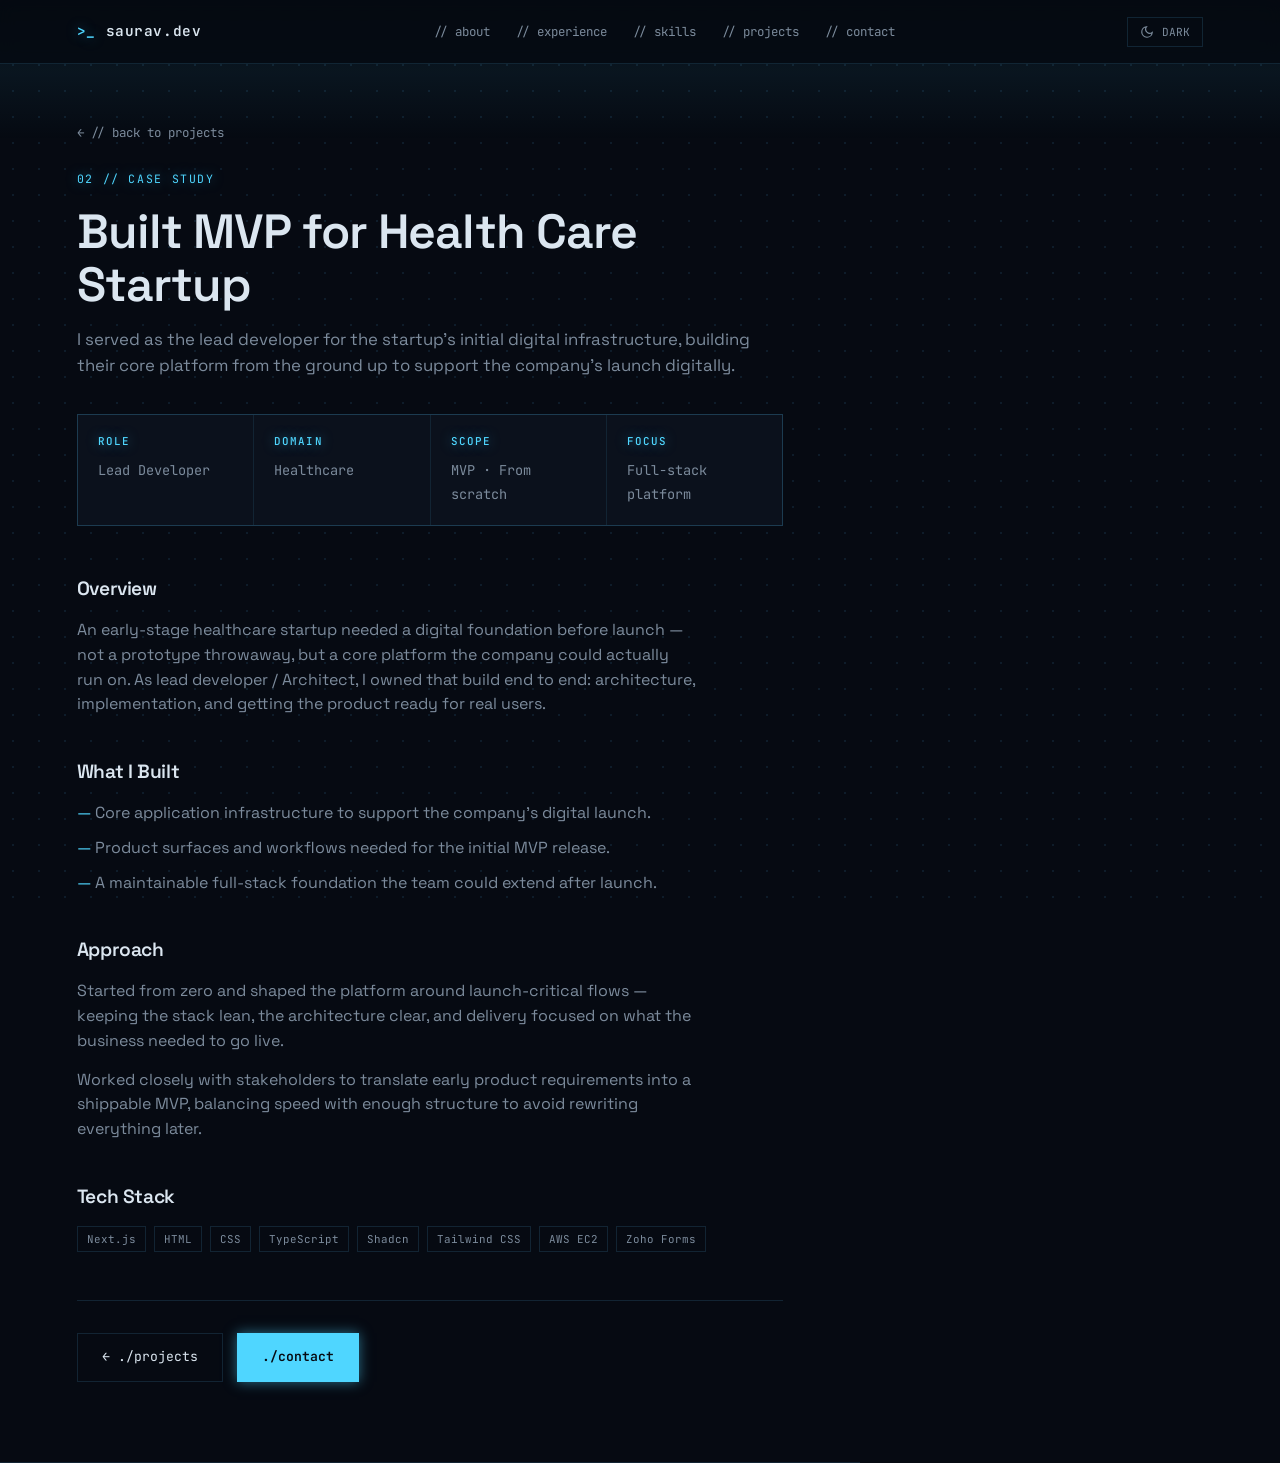
<file: projects/healthcare-mvp.html>
<!DOCTYPE html>
<html lang="en" data-theme="dark">
<head>
<meta charset="UTF-8">
<meta name="viewport" content="width=device-width, initial-scale=1.0">
<title>Healthcare MVP — Saurav</title>
<link rel="icon" href="../favicon.svg" type="image/svg+xml">
<link rel="icon" href="../apple-touch-icon.png" type="image/png">
<link rel="apple-touch-icon" href="../apple-touch-icon.png">
<link rel="preconnect" href="https://fonts.googleapis.com">
<link rel="preconnect" href="https://fonts.gstatic.com" crossorigin>
<link href="https://fonts.googleapis.com/css2?family=Space+Grotesk:wght@400;500;600;700&family=JetBrains+Mono:wght@400;500;600;700&display=swap" rel="stylesheet">
<link rel="stylesheet" href="../css/main.css">
</head>
<body>

<div id="cad-grid"></div>
<div id="scanline"></div>

<div class="topbar">
  <a href="../index.html" class="brand"><span class="prompt">&gt;_</span> saurav.dev</a>
  <nav class="nav-links">
    <a href="../index.html#about">// about</a>
    <a href="../index.html#experience">// experience</a>
    <a href="../index.html#skills">// skills</a>
    <a href="../index.html#projects">// projects</a>
    <a href="../index.html#contact">// contact</a>
  </nav>
  <div class="topbar-actions">
    <button class="nav-toggle" id="navToggle" aria-label="Open menu" aria-expanded="false">
      <span></span><span></span><span></span>
    </button>
    <button type="button" class="toggle" id="themeToggle" aria-label="Toggle theme">
      <svg class="icon moon" viewBox="0 0 24 24" fill="none" stroke="currentColor" stroke-width="2"><path d="M21 12.8A9 9 0 1 1 11.2 3 7 7 0 0 0 21 12.8z"/></svg>
      <svg class="icon sun" viewBox="0 0 24 24" fill="none" stroke="currentColor" stroke-width="2"><circle cx="12" cy="12" r="4"/><path d="M12 2v2M12 20v2M4.9 4.9l1.4 1.4M17.7 17.7l1.4 1.4M2 12h2M20 12h2M4.9 19.1l1.4-1.4M17.7 6.3l1.4-1.4"/></svg>
      <span id="themeLabel">DARK</span>
    </button>
  </div>
</div>

<main>
  <article class="section case">
    <a href="../index.html#projects" class="case-back reveal">← // back to projects</a>

    <span class="tag reveal">02 // CASE STUDY</span>
    <h1 class="reveal">Built MVP for Health Care Startup</h1>
    <p class="case-lead reveal">
      I served as the lead developer for the startup’s initial digital infrastructure,
      building their core platform from the ground up to support the company’s launch digitally.
    </p>

    <div class="case-meta reveal">
      <div class="case-meta-item"><b>ROLE</b><span>Lead Developer</span></div>
      <div class="case-meta-item"><b>DOMAIN</b><span>Healthcare</span></div>
      <div class="case-meta-item"><b>SCOPE</b><span>MVP · From scratch</span></div>
      <div class="case-meta-item"><b>FOCUS</b><span>Full-stack platform</span></div>
    </div>

    <div class="case-block reveal">
      <h2>Overview</h2>
      <p>
        An early-stage healthcare startup needed a digital foundation before launch —
        not a prototype throwaway, but a core platform the company could actually run on.
        As lead developer / Architect, I owned that build end to end: architecture, implementation,
        and getting the product ready for real users.
      </p>
    </div>

    <div class="case-block reveal">
      <h2>What I Built</h2>
      <ul>
        <li>Core application infrastructure to support the company’s digital launch.</li>
        <li>Product surfaces and workflows needed for the initial MVP release.</li>
        <li>A maintainable full-stack foundation the team could extend after launch.</li>
      </ul>
    </div>

    <div class="case-block reveal">
      <h2>Approach</h2>
      <p>
        Started from zero and shaped the platform around launch-critical flows —
        keeping the stack lean, the architecture clear, and delivery focused on
        what the business needed to go live.
      </p>
      <p>
        Worked closely with stakeholders to translate early product requirements into
        a shippable MVP, balancing speed with enough structure to avoid rewriting everything later.
      </p>
    </div>

    <div class="case-block reveal">
      <h2>Tech Stack</h2>
      <div class="chips">
        <span>Next.js</span><span>HTML</span><span>CSS</span><span>TypeScript</span><span>Shadcn</span><span>Tailwind CSS</span><span>AWS EC2</span><span>Zoho Forms</span>
      </div>
    </div>

    <div class="case-actions reveal">
      <a href="../index.html#projects" class="btn btn-ghost">← ./projects</a>
      <a href="../index.html#contact" class="btn btn-solid">./contact</a>
    </div>
  </article>
</main>

<script src="../js/theme-toggle.js"></script>
<script type="module" src="case-page.js"></script>
</body>
</html>
</file>
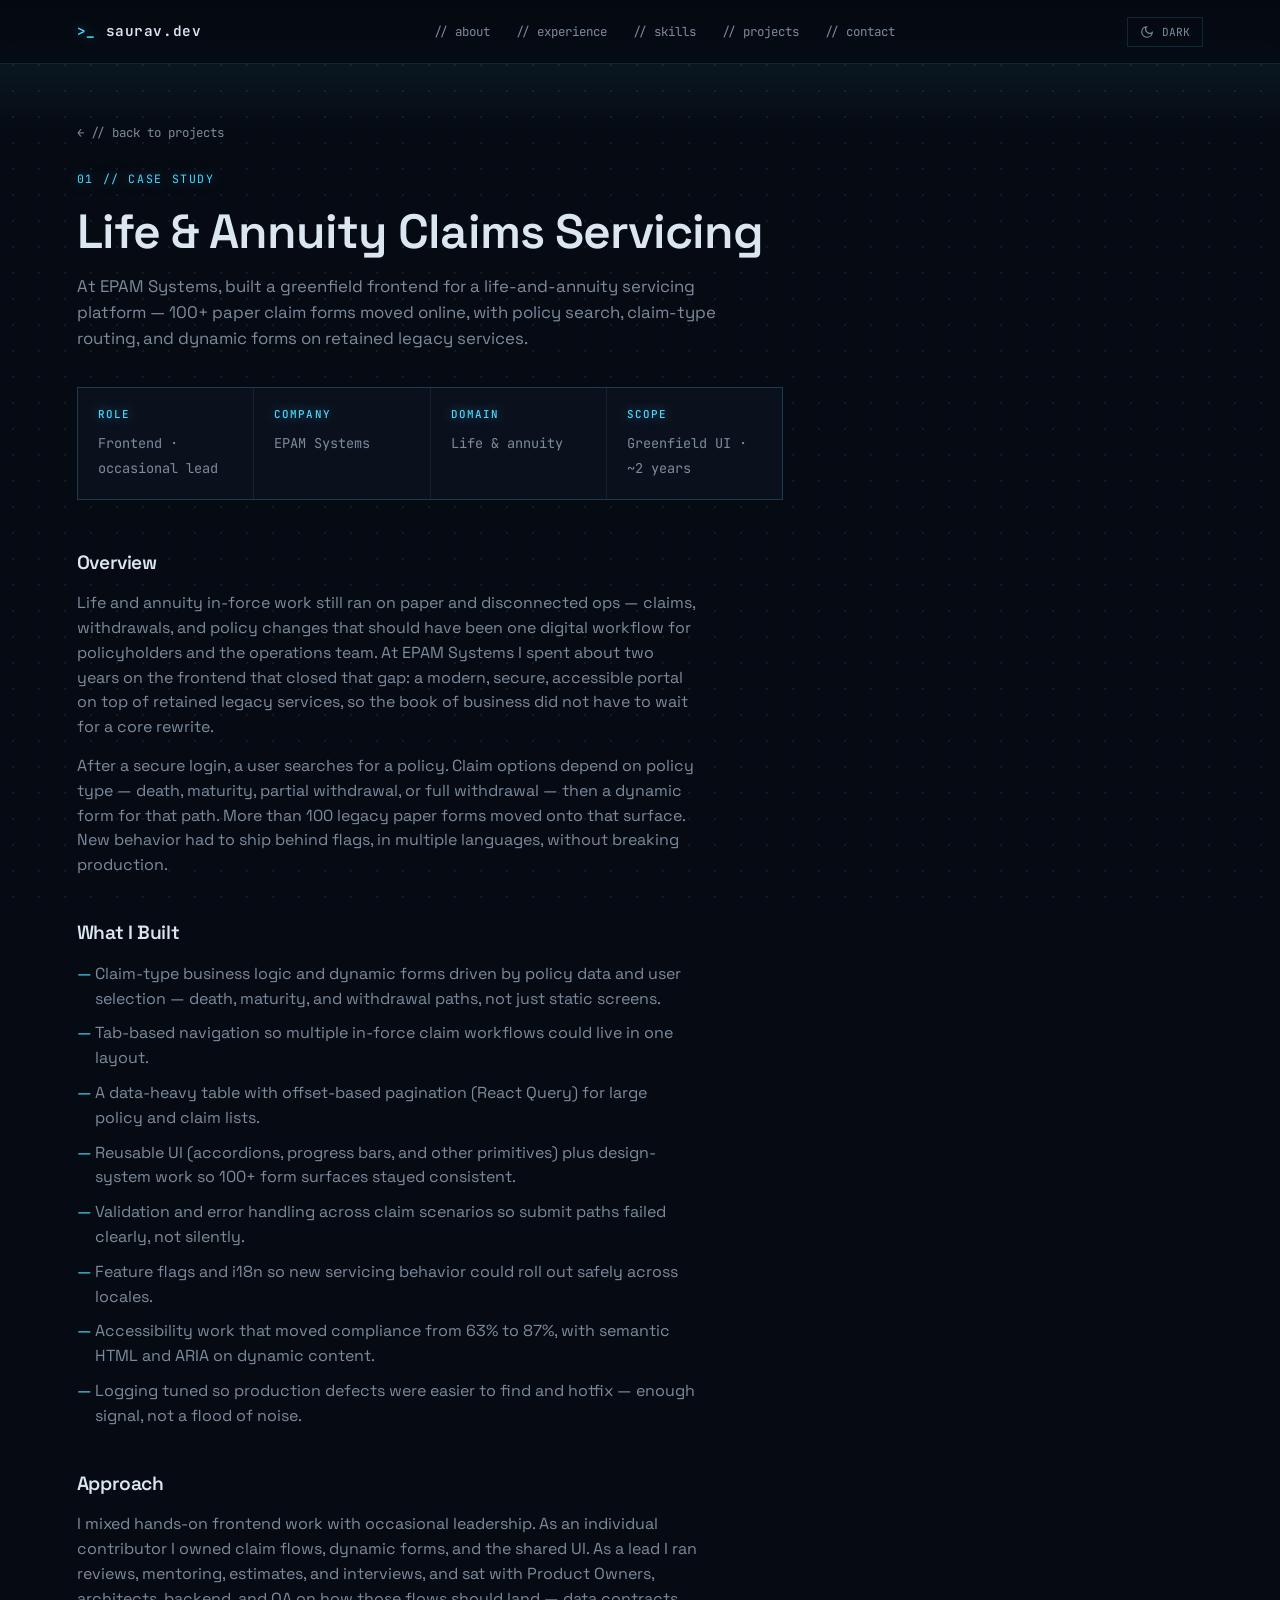
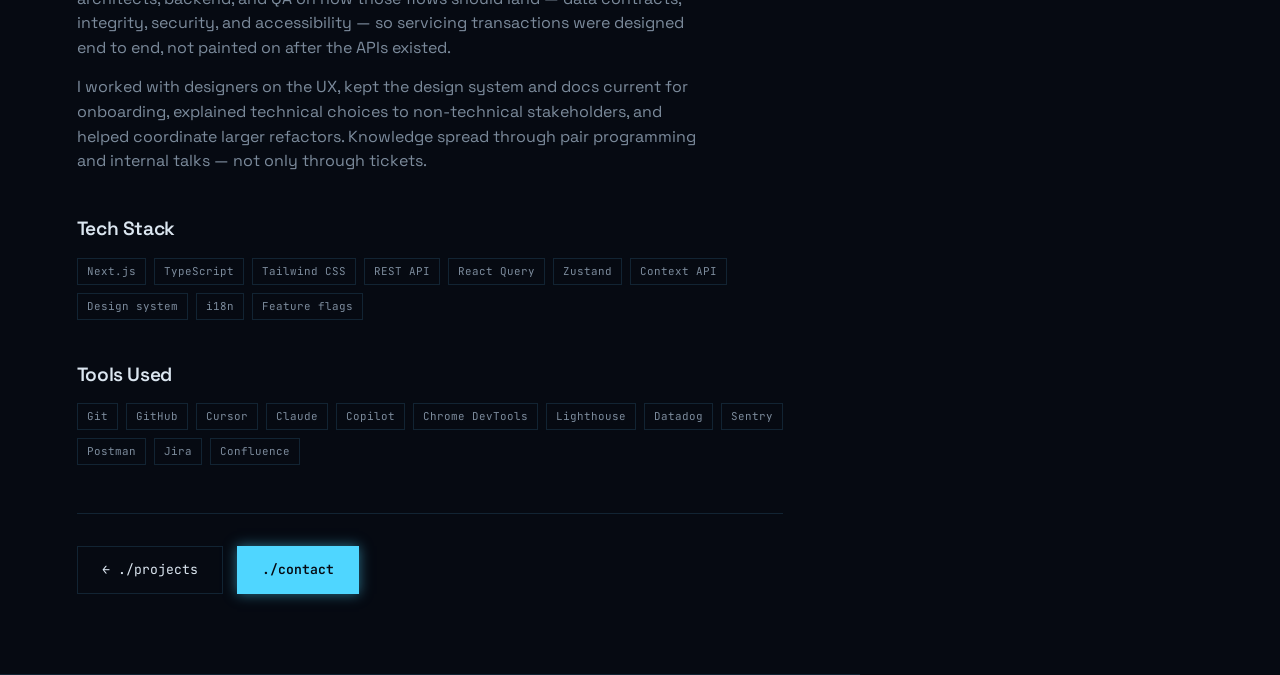
<file: projects/insurance-product.html>
<!DOCTYPE html>
<html lang="en" data-theme="dark">
<head>
<meta charset="UTF-8">
<meta name="viewport" content="width=device-width, initial-scale=1.0">
<title>Life &amp; Annuity Claims Servicing — Saurav</title>
<link rel="icon" href="../favicon.svg" type="image/svg+xml">
<link rel="icon" href="../apple-touch-icon.png" type="image/png">
<link rel="apple-touch-icon" href="../apple-touch-icon.png">
<link rel="preconnect" href="https://fonts.googleapis.com">
<link rel="preconnect" href="https://fonts.gstatic.com" crossorigin>
<link href="https://fonts.googleapis.com/css2?family=Space+Grotesk:wght@400;500;600;700&family=JetBrains+Mono:wght@400;500;600;700&display=swap" rel="stylesheet">
<link rel="stylesheet" href="../css/main.css">
</head>
<body>

<div id="cad-grid"></div>
<div id="scanline"></div>

<div class="topbar">
  <a href="../index.html" class="brand"><span class="prompt">&gt;_</span> saurav.dev</a>
  <nav class="nav-links">
    <a href="../index.html#about">// about</a>
    <a href="../index.html#experience">// experience</a>
    <a href="../index.html#skills">// skills</a>
    <a href="../index.html#projects">// projects</a>
    <a href="../index.html#contact">// contact</a>
  </nav>
  <div class="topbar-actions">
    <button class="nav-toggle" id="navToggle" aria-label="Open menu" aria-expanded="false">
      <span></span><span></span><span></span>
    </button>
    <button type="button" class="toggle" id="themeToggle" aria-label="Toggle theme">
      <svg class="icon moon" viewBox="0 0 24 24" fill="none" stroke="currentColor" stroke-width="2"><path d="M21 12.8A9 9 0 1 1 11.2 3 7 7 0 0 0 21 12.8z"/></svg>
      <svg class="icon sun" viewBox="0 0 24 24" fill="none" stroke="currentColor" stroke-width="2"><circle cx="12" cy="12" r="4"/><path d="M12 2v2M12 20v2M4.9 4.9l1.4 1.4M17.7 17.7l1.4 1.4M2 12h2M20 12h2M4.9 19.1l1.4-1.4M17.7 6.3l1.4-1.4"/></svg>
      <span id="themeLabel">DARK</span>
    </button>
  </div>
</div>

<main>
  <article class="section case">
    <a href="../index.html#projects" class="case-back reveal">← // back to projects</a>

    <span class="tag reveal">01 // CASE STUDY</span>
    <h1 class="reveal">Life &amp; Annuity Claims Servicing</h1>
    <p class="case-lead reveal">
      At EPAM Systems, built a greenfield frontend for a life-and-annuity servicing
      platform — 100+ paper claim forms moved online, with policy search, claim-type
      routing, and dynamic forms on retained legacy services.
    </p>

    <div class="case-meta reveal">
      <div class="case-meta-item"><b>ROLE</b><span>Frontend · occasional lead</span></div>
      <div class="case-meta-item"><b>COMPANY</b><span>EPAM Systems</span></div>
      <div class="case-meta-item"><b>DOMAIN</b><span>Life &amp; annuity</span></div>
      <div class="case-meta-item"><b>SCOPE</b><span>Greenfield UI · ~2 years</span></div>
    </div>

    <div class="case-block reveal">
      <h2>Overview</h2>
      <p>
        Life and annuity in-force work still ran on paper and disconnected ops —
        claims, withdrawals, and policy changes that should have been one digital
        workflow for policyholders and the operations team. At EPAM Systems I spent
        about two years on the frontend that closed that gap: a modern, secure,
        accessible portal on top of retained legacy services, so the book of business
        did not have to wait for a core rewrite.
      </p>
      <p>
        After a secure login, a user searches for a policy. Claim options depend on
        policy type — death, maturity, partial withdrawal, or full withdrawal — then
        a dynamic form for that path. More than 100 legacy paper forms moved onto
        that surface. New behavior had to ship behind flags, in multiple languages,
        without breaking production.
      </p>
    </div>

    <div class="case-block reveal">
      <h2>What I Built</h2>
      <ul>
        <li>Claim-type business logic and dynamic forms driven by policy data and user selection — death, maturity, and withdrawal paths, not just static screens.</li>
        <li>Tab-based navigation so multiple in-force claim workflows could live in one layout.</li>
        <li>A data-heavy table with offset-based pagination (React Query) for large policy and claim lists.</li>
        <li>Reusable UI (accordions, progress bars, and other primitives) plus design-system work so 100+ form surfaces stayed consistent.</li>
        <li>Validation and error handling across claim scenarios so submit paths failed clearly, not silently.</li>
        <li>Feature flags and i18n so new servicing behavior could roll out safely across locales.</li>
        <li>Accessibility work that moved compliance from 63% to 87%, with semantic HTML and ARIA on dynamic content.</li>
        <li>Logging tuned so production defects were easier to find and hotfix — enough signal, not a flood of noise.</li>
      </ul>
    </div>

    <div class="case-block reveal">
      <h2>Approach</h2>
      <p>
        I mixed hands-on frontend work with occasional leadership. As an individual
        contributor I owned claim flows, dynamic forms, and the shared UI. As a lead
        I ran reviews, mentoring, estimates, and interviews, and sat with Product
        Owners, architects, backend, and QA on how those flows should land — data
        contracts, integrity, security, and accessibility — so servicing transactions
        were designed end to end, not painted on after the APIs existed.
      </p>
      <p>
        I worked with designers on the UX, kept the design system and docs current
        for onboarding, explained technical choices to non-technical stakeholders,
        and helped coordinate larger refactors. Knowledge spread through pair
        programming and internal talks — not only through tickets.
      </p>
    </div>

    <div class="case-block reveal">
      <h2>Tech Stack</h2>
      <div class="chips">
        <span>Next.js</span><span>TypeScript</span><span>Tailwind CSS</span><span>REST API</span><span>React Query</span><span>Zustand</span><span>Context API</span><span>Design system</span><span>i18n</span><span>Feature flags</span>
      </div>
    </div>

    <div class="case-block reveal">
      <h2>Tools Used</h2>
      <div class="chips">
        <span>Git</span><span>GitHub</span><span>Cursor</span><span>Claude</span><span>Copilot</span><span>Chrome DevTools</span><span>Lighthouse</span><span>Datadog</span><span>Sentry</span><span>Postman</span><span>Jira</span><span>Confluence</span>
      </div>
    </div>

    <div class="case-actions reveal">
      <a href="../index.html#projects" class="btn btn-ghost">← ./projects</a>
      <a href="../index.html#contact" class="btn btn-solid">./contact</a>
    </div>
  </article>
</main>

<script src="../js/theme-toggle.js"></script>
<script type="module" src="case-page.js"></script>
</body>
</html>
</file>
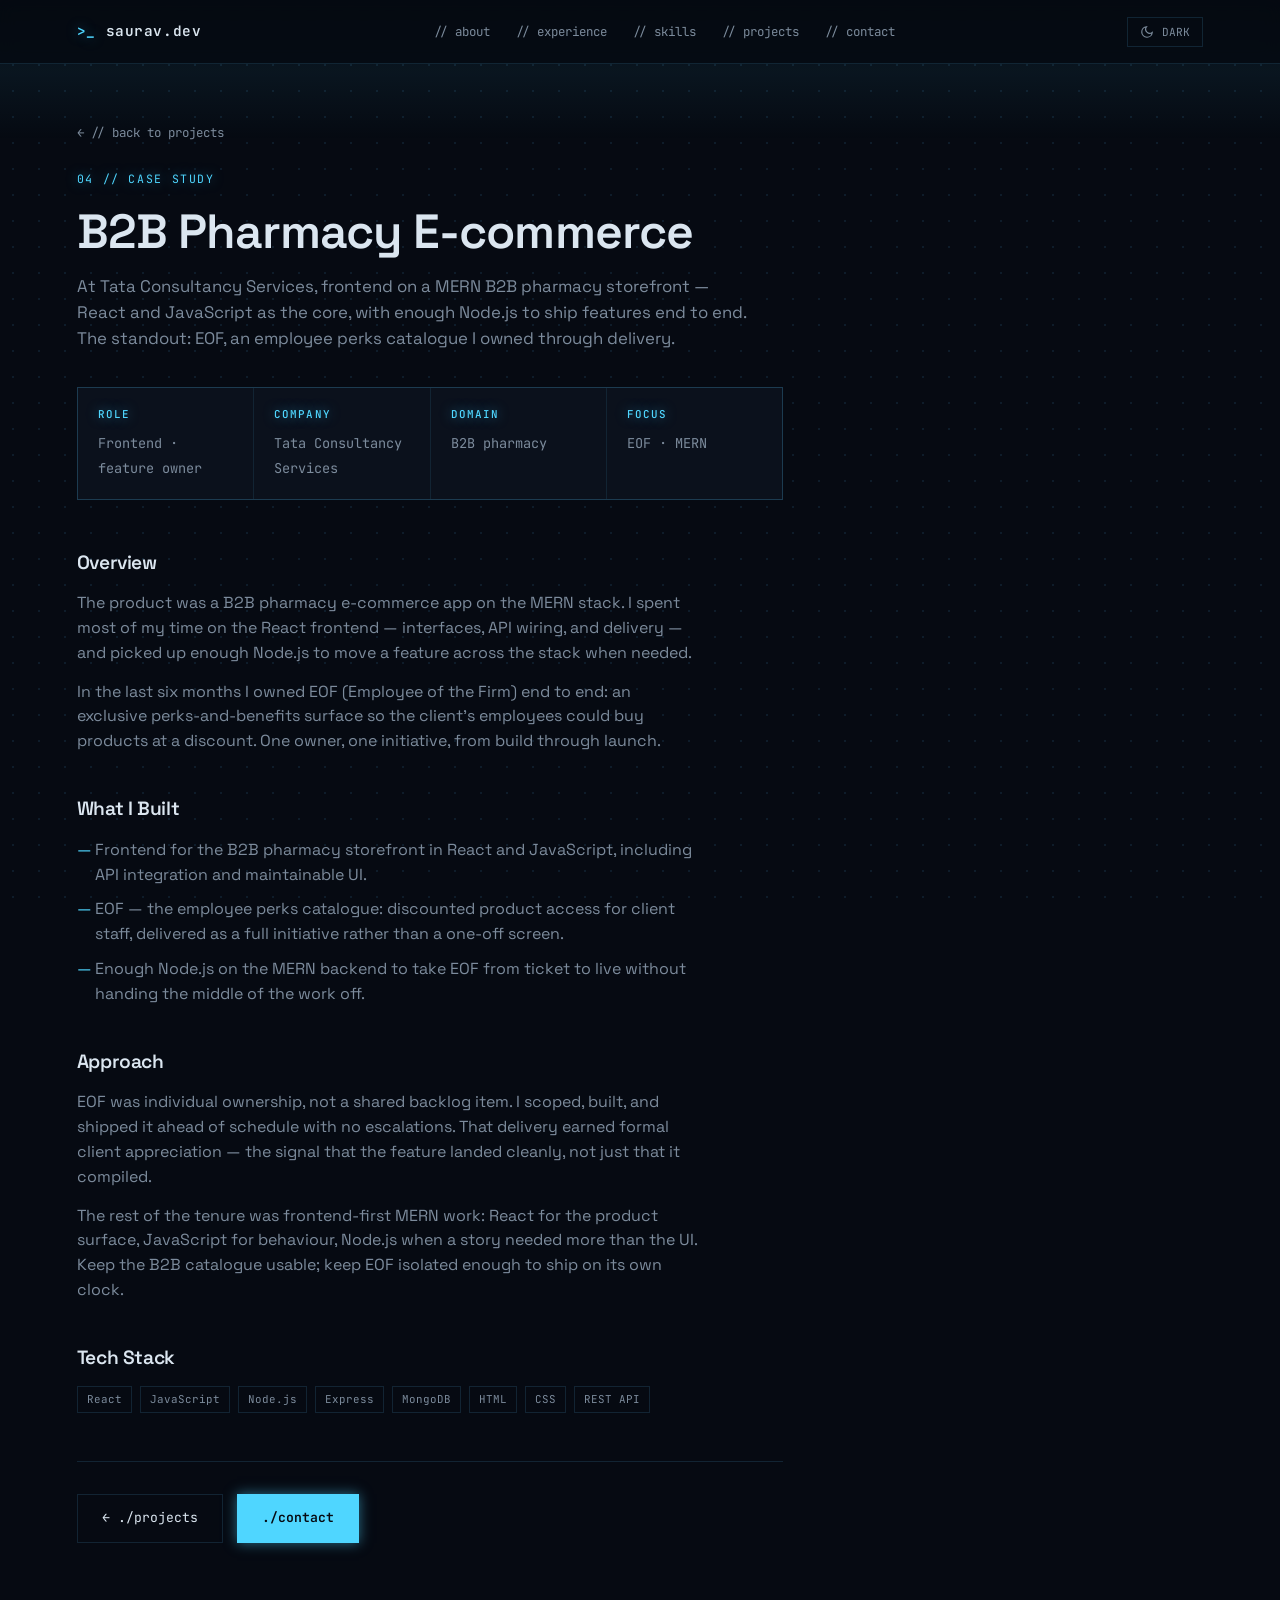
<file: projects/pharmacy-ecommerce.html>
<!DOCTYPE html>
<html lang="en" data-theme="dark">
<head>
<meta charset="UTF-8">
<meta name="viewport" content="width=device-width, initial-scale=1.0">
<title>B2B Pharmacy E-commerce — Saurav</title>
<link rel="icon" href="../favicon.svg" type="image/svg+xml">
<link rel="icon" href="../apple-touch-icon.png" type="image/png">
<link rel="apple-touch-icon" href="../apple-touch-icon.png">
<link rel="preconnect" href="https://fonts.googleapis.com">
<link rel="preconnect" href="https://fonts.gstatic.com" crossorigin>
<link href="https://fonts.googleapis.com/css2?family=Space+Grotesk:wght@400;500;600;700&family=JetBrains+Mono:wght@400;500;600;700&display=swap" rel="stylesheet">
<link rel="stylesheet" href="../css/main.css">
</head>
<body>

<div id="cad-grid"></div>
<div id="scanline"></div>

<div class="topbar">
  <a href="../index.html" class="brand"><span class="prompt">&gt;_</span> saurav.dev</a>
  <nav class="nav-links">
    <a href="../index.html#about">// about</a>
    <a href="../index.html#experience">// experience</a>
    <a href="../index.html#skills">// skills</a>
    <a href="index.html">// projects</a>
    <a href="../index.html#contact">// contact</a>
  </nav>
  <div class="topbar-actions">
    <button class="nav-toggle" id="navToggle" aria-label="Open menu" aria-expanded="false">
      <span></span><span></span><span></span>
    </button>
    <button type="button" class="toggle" id="themeToggle" aria-label="Toggle theme">
      <svg class="icon moon" viewBox="0 0 24 24" fill="none" stroke="currentColor" stroke-width="2"><path d="M21 12.8A9 9 0 1 1 11.2 3 7 7 0 0 0 21 12.8z"/></svg>
      <svg class="icon sun" viewBox="0 0 24 24" fill="none" stroke="currentColor" stroke-width="2"><circle cx="12" cy="12" r="4"/><path d="M12 2v2M12 20v2M4.9 4.9l1.4 1.4M17.7 17.7l1.4 1.4M2 12h2M20 12h2M4.9 19.1l1.4-1.4M17.7 6.3l1.4-1.4"/></svg>
      <span id="themeLabel">DARK</span>
    </button>
  </div>
</div>

<main>
  <article class="section case">
    <a href="index.html" class="case-back reveal">← // back to projects</a>

    <span class="tag reveal">04 // CASE STUDY</span>
    <h1 class="reveal">B2B Pharmacy E-commerce</h1>
    <p class="case-lead reveal">
      At Tata Consultancy Services, frontend on a MERN B2B pharmacy storefront —
      React and JavaScript as the core, with enough Node.js to ship features end to
      end. The standout: EOF, an employee perks catalogue I owned through delivery.
    </p>

    <div class="case-meta reveal">
      <div class="case-meta-item"><b>ROLE</b><span>Frontend · feature owner</span></div>
      <div class="case-meta-item"><b>COMPANY</b><span>Tata Consultancy Services</span></div>
      <div class="case-meta-item"><b>DOMAIN</b><span>B2B pharmacy</span></div>
      <div class="case-meta-item"><b>FOCUS</b><span>EOF · MERN</span></div>
    </div>

    <div class="case-block reveal">
      <h2>Overview</h2>
      <p>
        The product was a B2B pharmacy e-commerce app on the MERN stack. I spent most
        of my time on the React frontend — interfaces, API wiring, and delivery —
        and picked up enough Node.js to move a feature across the stack when needed.
      </p>
      <p>
        In the last six months I owned EOF (Employee of the Firm) end to end: an
        exclusive perks-and-benefits surface so the client’s employees could buy
        products at a discount. One owner, one initiative, from build through
        launch.
      </p>
    </div>

    <div class="case-block reveal">
      <h2>What I Built</h2>
      <ul>
        <li>Frontend for the B2B pharmacy storefront in React and JavaScript, including API integration and maintainable UI.</li>
        <li>EOF — the employee perks catalogue: discounted product access for client staff, delivered as a full initiative rather than a one-off screen.</li>
        <li>Enough Node.js on the MERN backend to take EOF from ticket to live without handing the middle of the work off.</li>
      </ul>
    </div>

    <div class="case-block reveal">
      <h2>Approach</h2>
      <p>
        EOF was individual ownership, not a shared backlog item. I scoped, built, and
        shipped it ahead of schedule with no escalations. That delivery earned formal
        client appreciation — the signal that the feature landed cleanly, not just
        that it compiled.
      </p>
      <p>
        The rest of the tenure was frontend-first MERN work: React for the product
        surface, JavaScript for behaviour, Node.js when a story needed more than the
        UI. Keep the B2B catalogue usable; keep EOF isolated enough to ship on its
        own clock.
      </p>
    </div>

    <div class="case-block reveal">
      <h2>Tech Stack</h2>
      <div class="chips">
        <span>React</span><span>JavaScript</span><span>Node.js</span><span>Express</span><span>MongoDB</span><span>HTML</span><span>CSS</span><span>REST API</span>
      </div>
    </div>

    <div class="case-actions reveal">
      <a href="index.html" class="btn btn-ghost">← ./projects</a>
      <a href="../index.html#contact" class="btn btn-solid">./contact</a>
    </div>
  </article>
</main>

<script src="../js/theme-toggle.js"></script>
<script type="module" src="case-page.js"></script>
</body>
</html>
</file>
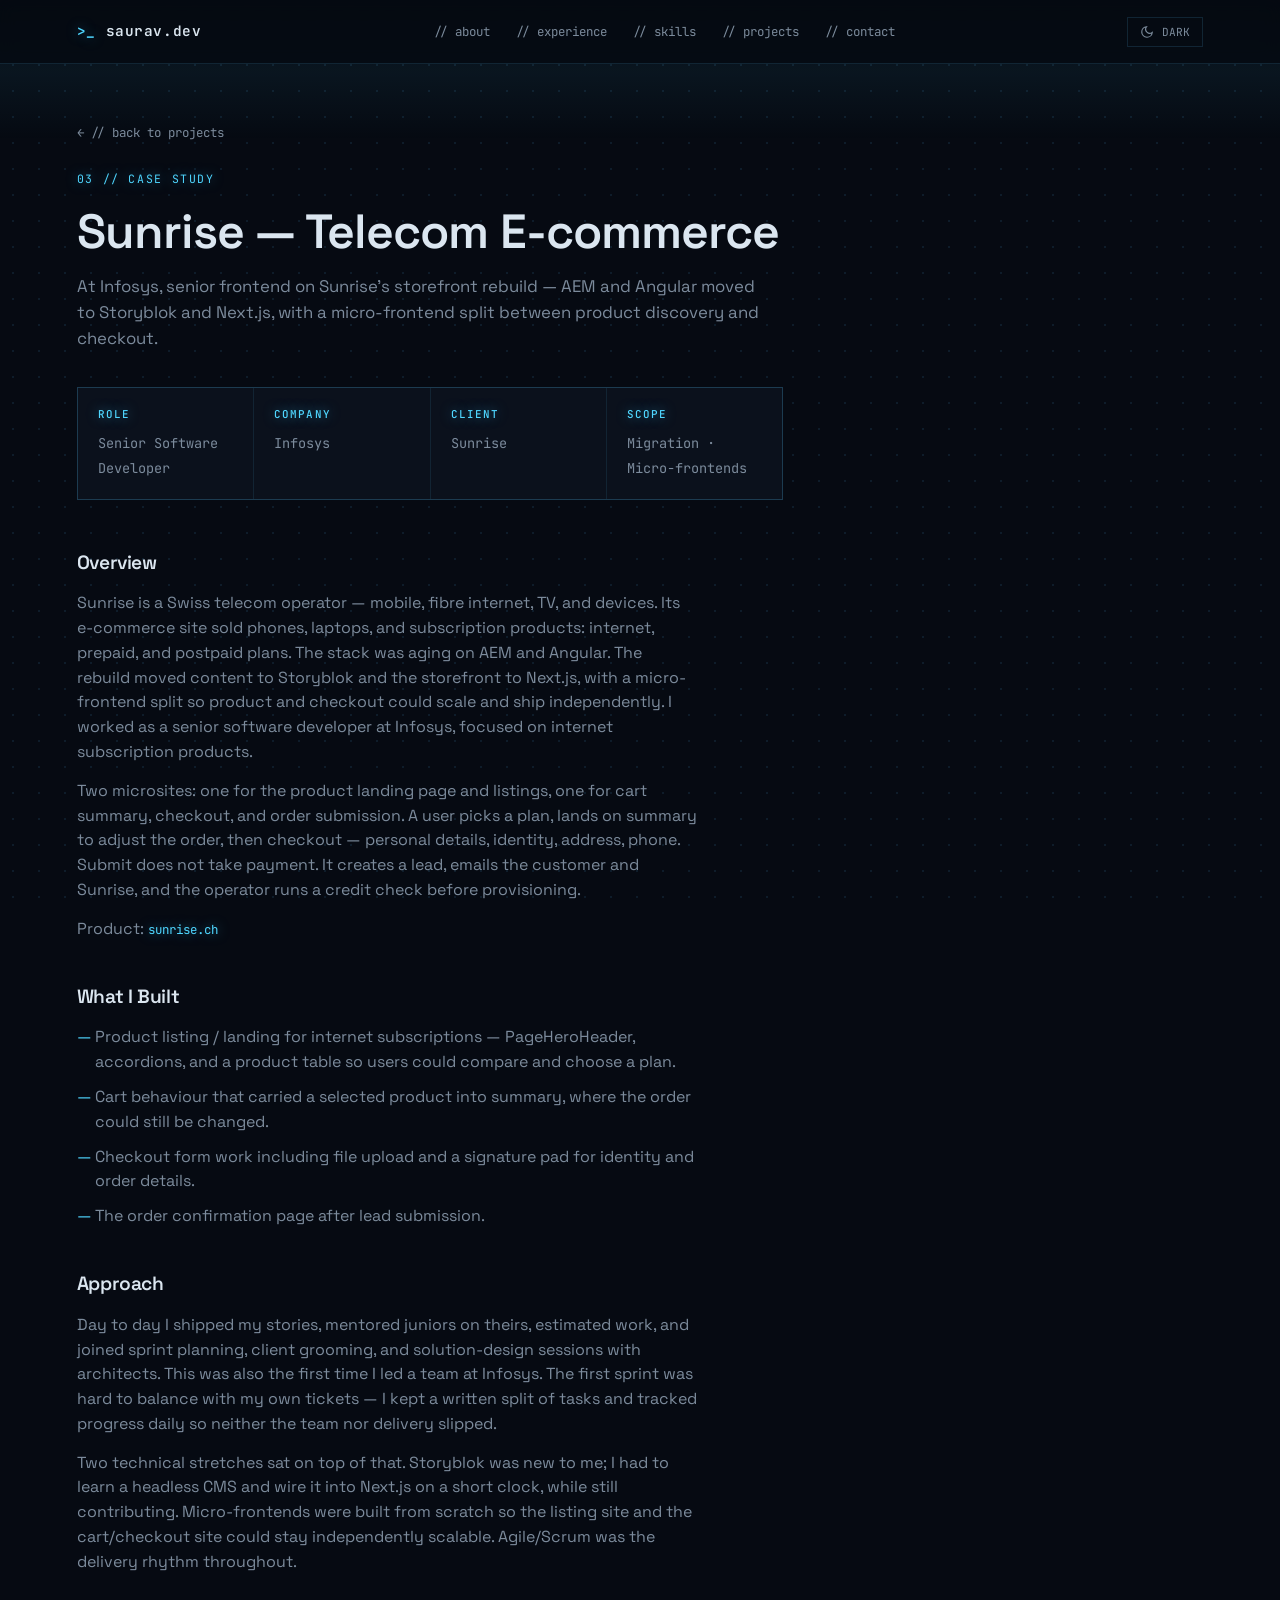
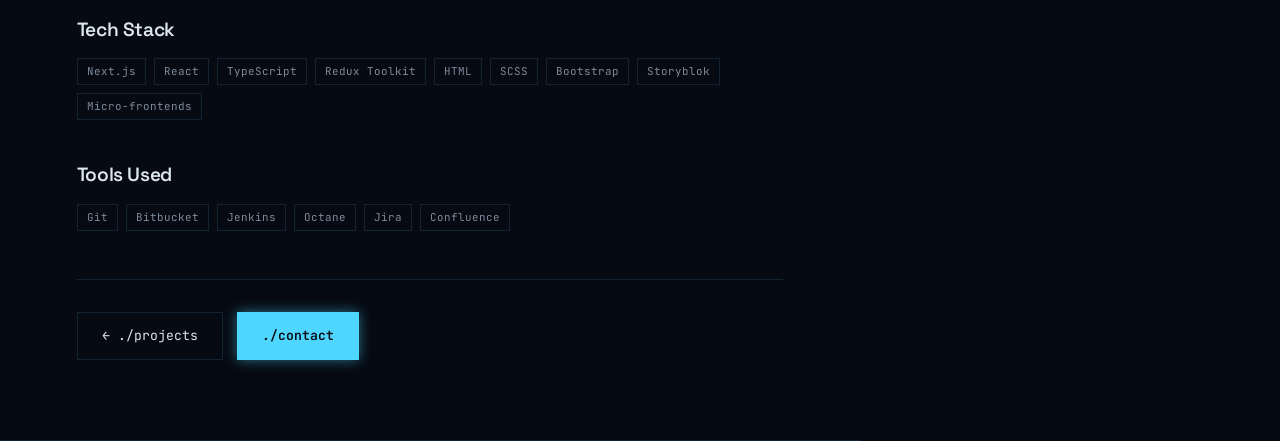
<file: projects/telecom-ecommerce.html>
<!DOCTYPE html>
<html lang="en" data-theme="dark">
<head>
<meta charset="UTF-8">
<meta name="viewport" content="width=device-width, initial-scale=1.0">
<title>Sunrise — Telecom E-commerce — Saurav</title>
<link rel="icon" href="../favicon.svg" type="image/svg+xml">
<link rel="icon" href="../apple-touch-icon.png" type="image/png">
<link rel="apple-touch-icon" href="../apple-touch-icon.png">
<link rel="preconnect" href="https://fonts.googleapis.com">
<link rel="preconnect" href="https://fonts.gstatic.com" crossorigin>
<link href="https://fonts.googleapis.com/css2?family=Space+Grotesk:wght@400;500;600;700&family=JetBrains+Mono:wght@400;500;600;700&display=swap" rel="stylesheet">
<link rel="stylesheet" href="../css/main.css">
</head>
<body>

<div id="cad-grid"></div>
<div id="scanline"></div>

<div class="topbar">
  <a href="../index.html" class="brand"><span class="prompt">&gt;_</span> saurav.dev</a>
  <nav class="nav-links">
    <a href="../index.html#about">// about</a>
    <a href="../index.html#experience">// experience</a>
    <a href="../index.html#skills">// skills</a>
    <a href="../index.html#projects">// projects</a>
    <a href="../index.html#contact">// contact</a>
  </nav>
  <div class="topbar-actions">
    <button class="nav-toggle" id="navToggle" aria-label="Open menu" aria-expanded="false">
      <span></span><span></span><span></span>
    </button>
    <button type="button" class="toggle" id="themeToggle" aria-label="Toggle theme">
      <svg class="icon moon" viewBox="0 0 24 24" fill="none" stroke="currentColor" stroke-width="2"><path d="M21 12.8A9 9 0 1 1 11.2 3 7 7 0 0 0 21 12.8z"/></svg>
      <svg class="icon sun" viewBox="0 0 24 24" fill="none" stroke="currentColor" stroke-width="2"><circle cx="12" cy="12" r="4"/><path d="M12 2v2M12 20v2M4.9 4.9l1.4 1.4M17.7 17.7l1.4 1.4M2 12h2M20 12h2M4.9 19.1l1.4-1.4M17.7 6.3l1.4-1.4"/></svg>
      <span id="themeLabel">DARK</span>
    </button>
  </div>
</div>

<main>
  <article class="section case">
    <a href="../index.html#projects" class="case-back reveal">← // back to projects</a>

    <span class="tag reveal">03 // CASE STUDY</span>
    <h1 class="reveal">Sunrise — Telecom E-commerce</h1>
    <p class="case-lead reveal">
      At Infosys, senior frontend on Sunrise’s storefront rebuild — AEM and Angular
      moved to Storyblok and Next.js, with a micro-frontend split between product
      discovery and checkout.
    </p>

    <div class="case-meta reveal">
      <div class="case-meta-item"><b>ROLE</b><span>Senior Software Developer</span></div>
      <div class="case-meta-item"><b>COMPANY</b><span>Infosys</span></div>
      <div class="case-meta-item"><b>CLIENT</b><span>Sunrise</span></div>
      <div class="case-meta-item"><b>SCOPE</b><span>Migration · Micro-frontends</span></div>
    </div>

    <div class="case-block reveal">
      <h2>Overview</h2>
      <p>
        Sunrise is a Swiss telecom operator — mobile, fibre internet, TV, and devices.
        Its e-commerce site sold phones, laptops, and subscription products: internet,
        prepaid, and postpaid plans. The stack was aging on AEM and Angular. The rebuild
        moved content to Storyblok and the storefront to Next.js, with a micro-frontend
        split so product and checkout could scale and ship independently. I worked as a
        senior software developer at Infosys, focused on internet subscription products.
      </p>
      <p>
        Two microsites: one for the product landing page and listings, one for cart
        summary, checkout, and order submission. A user picks a plan, lands on summary
        to adjust the order, then checkout — personal details, identity, address,
        phone. Submit does not take payment. It creates a lead, emails the customer
        and Sunrise, and the operator runs a credit check before provisioning.
      </p>
      <p>
        Product:
        <a href="https://www.sunrise.ch/" class="proj-link" target="_blank" rel="noopener noreferrer">sunrise.ch</a>
      </p>
    </div>

    <div class="case-block reveal">
      <h2>What I Built</h2>
      <ul>
        <li>Product listing / landing for internet subscriptions — PageHeroHeader, accordions, and a product table so users could compare and choose a plan.</li>
        <li>Cart behaviour that carried a selected product into summary, where the order could still be changed.</li>
        <li>Checkout form work including file upload and a signature pad for identity and order details.</li>
        <li>The order confirmation page after lead submission.</li>
      </ul>
    </div>

    <div class="case-block reveal">
      <h2>Approach</h2>
      <p>
        Day to day I shipped my stories, mentored juniors on theirs, estimated work,
        and joined sprint planning, client grooming, and solution-design sessions with
        architects. This was also the first time I led a team at Infosys. The first
        sprint was hard to balance with my own tickets — I kept a written split of
        tasks and tracked progress daily so neither the team nor delivery slipped.
      </p>
      <p>
        Two technical stretches sat on top of that. Storyblok was new to me; I had to
        learn a headless CMS and wire it into Next.js on a short clock, while still
        contributing. Micro-frontends were built from scratch so the listing site and
        the cart/checkout site could stay independently scalable. Agile/Scrum was the
        delivery rhythm throughout.
      </p>
    </div>

    <div class="case-block reveal">
      <h2>Tech Stack</h2>
      <div class="chips">
        <span>Next.js</span><span>React</span><span>TypeScript</span><span>Redux Toolkit</span><span>HTML</span><span>SCSS</span><span>Bootstrap</span><span>Storyblok</span><span>Micro-frontends</span>
      </div>
    </div>

    <div class="case-block reveal">
      <h2>Tools Used</h2>
      <div class="chips">
        <span>Git</span><span>Bitbucket</span><span>Jenkins</span><span>Octane</span><span>Jira</span><span>Confluence</span>
      </div>
    </div>

    <div class="case-actions reveal">
      <a href="../index.html#projects" class="btn btn-ghost">← ./projects</a>
      <a href="../index.html#contact" class="btn btn-solid">./contact</a>
    </div>
  </article>
</main>

<script src="../js/theme-toggle.js"></script>
<script type="module" src="case-page.js"></script>
</body>
</html>
</file>
<file: css/main.css>
@import url('base/variables.css');
@import url('base/reset.css');
@import url('base/typography.css');
@import url('effects/background.css');
@import url('layout/topbar.css');
@import url('components/theme-toggle.css');
@import url('layout/section.css');
@import url('sections/hero.css');
@import url('components/buttons.css');
@import url('sections/about.css');
@import url('components/cards.css');
@import url('components/chips.css');
@import url('components/timeline.css');
@import url('sections/projects.css');
@import url('sections/case-study.css');
@import url('sections/contact.css');
@import url('effects/reveal.css');
@import url('utilities/accessibility.css');
@import url('utilities/reduced-motion.css');
</file>
